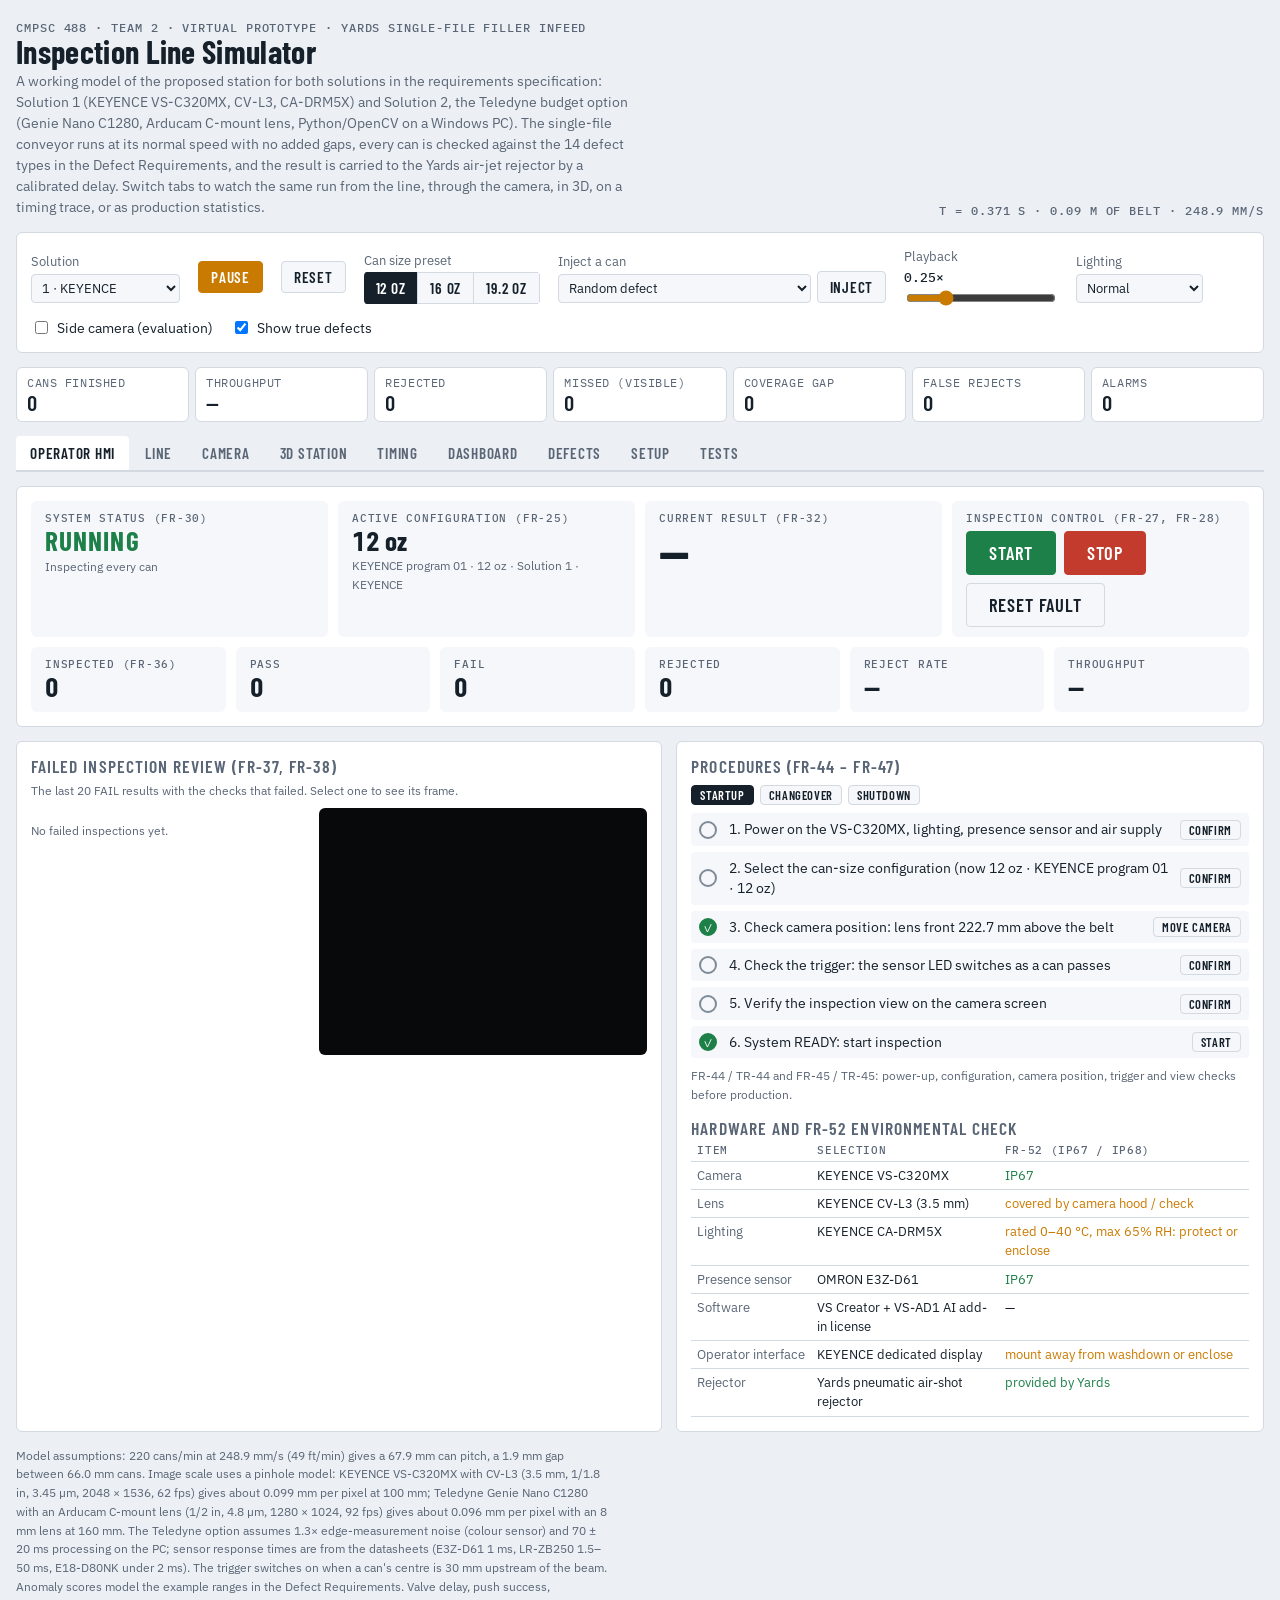
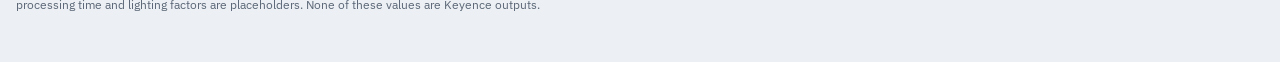
<file: simulators/Inspect_Simulator.html>
<!doctype html><html><head><meta charset=utf8><meta name=viewport content="width=device-width,initial-scale=1,viewport-fit=cover"><style>:root{color-scheme:light;box-sizing:border-box;padding-top:env(safe-area-inset-top,0px);padding-bottom:env(safe-area-inset-bottom,0px)}html{scroll-padding-top:env(safe-area-inset-top,0px)}body{margin:0;padding:0;font:14px -apple-system,BlinkMacSystemFont,sans-serif;background:#faf9f5;color:#141413}img{max-width:100%}[hidden]:not([hidden=until-found i]){display:none!important}</style></head><body>
<title>Inspection Line Simulator</title>
<link rel="preconnect" href="https://fonts.googleapis.com">
<link rel="stylesheet" href="https://fonts.googleapis.com/css2?family=Barlow+Condensed:wght@500;600;700&family=IBM+Plex+Sans:wght@400;500;600&family=IBM+Plex+Mono:wght@400;500&display=swap">
<style>
/* Layout: HMI console — control strip + status strip, tab bar, one view per tab (line, camera, 3D, timing, dashboard, defects, setup, tests). */
:root{
  --bg:#eceff3; --panel:#ffffff; --panel-2:#f5f7fa; --ink:#15202b; --muted:#5a6676; --line:#d2d9e1;
  --accent:#c97a00; --accent-ink:#ffffff; --pass:#1d8048; --fail:#c23b2d; --info:#2a62b4; --steel:#aab4bf; --steel-2:#7f8b98;
  --belt:#3d4753; --glow:rgba(255,196,64,.55); --crit:#a3243b; --major:#c45f12; --minor:#5b6fa8; --scene:#e4e8ee;
  --f-display:"Barlow Condensed","Arial Narrow",sans-serif; --f-body:"IBM Plex Sans",system-ui,sans-serif; --f-mono:"IBM Plex Mono",ui-monospace,monospace;
}
@media (prefers-color-scheme:dark){:root:not([data-theme="light"]){
  --bg:#0e1318; --panel:#161d25; --panel-2:#1c2530; --ink:#e2e8ee; --muted:#93a0ae; --line:#2b3542;
  --accent:#f0a630; --accent-ink:#1a1206; --pass:#43c27a; --fail:#f0685a; --info:#6b9cf0; --steel:#8793a1; --steel-2:#5d6976;
  --belt:#56616e; --glow:rgba(255,196,64,.45); --crit:#f0607a; --major:#f09048; --minor:#93a6e0; --scene:#141b23; color-scheme:dark}}
:root[data-theme="dark"]{
  --bg:#0e1318; --panel:#161d25; --panel-2:#1c2530; --ink:#e2e8ee; --muted:#93a0ae; --line:#2b3542;
  --accent:#f0a630; --accent-ink:#1a1206; --pass:#43c27a; --fail:#f0685a; --info:#6b9cf0; --steel:#8793a1; --steel-2:#5d6976;
  --belt:#56616e; --glow:rgba(255,196,64,.45); --crit:#f0607a; --major:#f09048; --minor:#93a6e0; --scene:#141b23; color-scheme:dark}
*{box-sizing:border-box}
[hidden]{display:none!important}
body{background:var(--bg);color:var(--ink);font:14px/1.5 var(--f-body);margin:0}
.wrap{max-width:1320px;margin:0 auto;padding-inline:16px;padding-block:20px 48px;display:grid;gap:14px}
header{display:flex;flex-wrap:wrap;align-items:flex-end;justify-content:space-between;gap:8px 24px}
h1{font:700 2rem/1 var(--f-display);letter-spacing:.01em;margin:0;text-wrap:balance}
.sub{color:var(--muted);margin:4px 0 0;max-width:78ch}
.tag{font:500 .72rem var(--f-mono);color:var(--muted);text-transform:uppercase;letter-spacing:.08em}
h2{font:600 1.1rem/1.2 var(--f-display);text-transform:uppercase;letter-spacing:.06em;margin:0;color:var(--muted)}
.panel{background:var(--panel);border:1px solid var(--line);border-radius:6px;padding:14px;min-width:0}
.bar{display:flex;flex-wrap:wrap;gap:10px 18px;align-items:center}
.grp{display:flex;gap:6px;align-items:flex-end;flex-wrap:wrap}
button,.seg label{font:600 .95rem var(--f-display);letter-spacing:.05em;text-transform:uppercase;border:1px solid var(--line);background:var(--panel-2);color:var(--ink);border-radius:4px;padding:6px 12px;cursor:pointer}
button.sm{font-size:.78rem;padding:2px 8px}
button:hover{border-color:var(--steel-2)}
button.primary{background:var(--accent);border-color:var(--accent);color:var(--accent-ink)}
button[aria-pressed="true"]{background:var(--ink);color:var(--panel);border-color:var(--ink)}
button:focus-visible,input:focus-visible,select:focus-visible,.seg input:focus-visible+label,[role=tab]:focus-visible{outline:2px solid var(--info);outline-offset:2px}
.seg{display:inline-flex;border-radius:4px;overflow:hidden}
.seg input{position:absolute;opacity:0;pointer-events:none}
.seg label{border-radius:0;margin-left:-1px}
.seg input:checked+label{background:var(--ink);color:var(--panel);border-color:var(--ink)}
.field{display:grid;gap:2px;font-size:.82rem;color:var(--muted)}
.field b{color:var(--ink);font:500 .82rem var(--f-mono)}
input[type=range]{width:150px;accent-color:var(--accent)}
select:disabled,input:disabled{opacity:.45;cursor:not-allowed}
select{font:inherit;background:var(--panel-2);color:var(--ink);border:1px solid var(--line);border-radius:4px;padding:4px 6px;max-width:100%}
.status{display:grid;grid-template-columns:repeat(auto-fit,minmax(118px,1fr));gap:6px}
.status div{background:var(--panel);border:1px solid var(--line);border-radius:6px;padding:6px 10px;font-size:.72rem;color:var(--muted);text-transform:uppercase;letter-spacing:.05em;font-family:var(--f-mono)}
.status b{display:block;font:600 1.35rem/1.1 var(--f-display);color:var(--ink);letter-spacing:0;font-variant-numeric:tabular-nums}
.status .hot b{color:var(--fail)} .status .gapc b{color:var(--accent)}
.tabs{display:flex;gap:2px;border-bottom:2px solid var(--line);overflow-x:auto;scrollbar-width:thin}
.tabs [role=tab]{border:0;border-radius:4px 4px 0 0;background:none;color:var(--muted);padding:8px 14px;margin-bottom:-2px;border-bottom:2px solid transparent;white-space:nowrap}
.tabs [role=tab][aria-selected="true"]{color:var(--ink);border-bottom-color:var(--accent);background:var(--panel)}
.view{display:grid;gap:14px}
.canvas-box{position:relative;background:var(--panel);border:1px solid var(--line);border-radius:6px;overflow:hidden}
canvas{display:block;width:100%;height:auto}
.legend{position:absolute;left:12px;top:10px;display:flex;flex-wrap:wrap;gap:4px 14px;font:500 .74rem var(--f-mono);color:var(--muted);pointer-events:none}
.legend i{display:inline-block;width:9px;height:9px;border-radius:2px;margin-right:5px;vertical-align:-1px}
.grid3{display:grid;grid-template-columns:repeat(3,minmax(0,1fr));gap:14px}
.grid2{display:grid;grid-template-columns:repeat(2,minmax(0,1fr));gap:14px}
@media (max-width:1000px){.grid3,.grid2{grid-template-columns:1fr}}
.cm{display:grid;grid-template-columns:auto 1fr 1fr;gap:4px;font-size:.82rem;margin-top:10px}
.cm div{padding:8px;border-radius:4px;background:var(--panel-2);text-align:center}
.cm .h{background:none;color:var(--muted);font:500 .7rem var(--f-mono);text-transform:uppercase;letter-spacing:.06em;display:flex;align-items:center;justify-content:center}
.cm .n{font:600 1.5rem/1 var(--f-display);font-variant-numeric:tabular-nums}
.cm .good{box-shadow:inset 0 -3px 0 var(--pass)} .cm .bad{box-shadow:inset 0 -3px 0 var(--fail)}
.cm small{display:block;color:var(--muted);font-size:.7rem;margin-top:2px}
table{border-collapse:collapse;width:100%;font-size:.8rem;font-variant-numeric:tabular-nums}
th{font:500 .68rem var(--f-mono);text-transform:uppercase;letter-spacing:.06em;color:var(--muted);text-align:left;padding:4px 6px;border-bottom:1px solid var(--line);white-space:nowrap}
td{padding:4px 6px;border-bottom:1px solid var(--line);vertical-align:top}
td.num{font-family:var(--f-mono);text-align:right;white-space:nowrap}
tr.area td{background:var(--panel-2);font:600 .7rem var(--f-mono);text-transform:uppercase;letter-spacing:.06em;color:var(--muted)}
tr.oos td{color:var(--muted)}
.pill{display:inline-block;font:600 .72rem var(--f-mono);padding:1px 7px;border-radius:99px;color:var(--panel);background:var(--steel-2);white-space:nowrap}
.pill.pass{background:var(--pass)} .pill.fail{background:var(--fail)} .pill.info{background:var(--info)} .pill.warn{background:var(--accent);color:var(--accent-ink)}
.cls{display:inline-block;font:600 .68rem var(--f-mono);padding:0 6px;border-radius:3px;border:1px solid currentColor;white-space:nowrap}
.cls.Critical{color:var(--crit)} .cls.Major{color:var(--major)} .cls.Minor{color:var(--minor)} .cls.MinorMajor{color:var(--minor)}
.kv{display:grid;grid-template-columns:1fr auto;gap:2px 10px;font-size:.82rem;margin-top:10px}
.kv span:nth-child(even){font-family:var(--f-mono);text-align:right}
.kv .alert{color:var(--fail);font-weight:600} .kv .gapc{color:var(--accent);font-weight:600}
.ok{color:var(--pass);font-weight:600} .ng{color:var(--fail);font-weight:600} .fl{color:var(--minor);font-weight:600} .gp{color:var(--accent);font-weight:600}
.log{font:400 .74rem/1.45 var(--f-mono);height:200px;overflow:auto;background:var(--panel-2);border-radius:4px;padding:6px 8px;margin-top:10px;color:var(--muted)}
.log .f{color:var(--fail)} .log .p{color:var(--pass)} .log .w{color:var(--accent)}
.scroll{overflow-x:auto}
.settings{display:grid;grid-template-columns:repeat(auto-fill,minmax(230px,1fr));gap:18px 24px}
.settings fieldset{border:0;padding:0;margin:0;display:grid;gap:10px;align-content:start}
.settings legend{font:600 .95rem var(--f-display);text-transform:uppercase;letter-spacing:.06em;color:var(--ink);margin-bottom:4px}
.check{display:flex;gap:6px;align-items:center;font-size:.85rem}
.note{font-size:.78rem;color:var(--muted);max-width:85ch;margin:0}
.tests td:first-child{font-family:var(--f-mono);white-space:nowrap}
.tests td.exp{color:var(--muted)}
.hint{font-size:.78rem;color:var(--muted)}
.rate{display:flex;align-items:center;gap:6px;min-width:110px}
.rate .track{flex:1;height:7px;background:var(--panel-2);border-radius:4px;overflow:hidden;display:flex}
.rate .r{background:var(--pass)} .rate .m{background:var(--fail)} .rate .g{background:var(--accent)} .rate .q{background:var(--minor)}
.rate span{font:500 .72rem var(--f-mono);min-width:3.2em;text-align:right}
.catalog td.sec{font-family:var(--f-mono);color:var(--muted)}
.keys{display:flex;flex-wrap:wrap;gap:4px 14px;font:500 .72rem var(--f-mono);color:var(--muted);margin:6px 0 2px}
.keys i{display:inline-block;width:10px;height:7px;border-radius:2px;margin-right:4px;vertical-align:0}
.classsum{display:grid;grid-template-columns:repeat(3,minmax(0,1fr));gap:4px;margin-top:8px}
.classsum div{background:var(--panel-2);border-radius:4px;padding:6px 8px;font-size:.75rem;color:var(--muted)}
.classsum b{display:block;font:600 1.15rem/1.1 var(--f-display);color:var(--ink);font-variant-numeric:tabular-nums}
.camgrid{display:grid;grid-template-columns:repeat(2,minmax(0,1fr));gap:14px}
@media (max-width:860px){.camgrid{grid-template-columns:1fr}}
.feed{background:#07090b;border-radius:6px;overflow:hidden;position:relative}
.feed canvas{height:auto}
.feedhead{display:flex;justify-content:space-between;gap:8px;flex-wrap:wrap;align-items:center;margin-bottom:6px}
.feedhead h2{color:var(--ink)}
.gl-wrap{position:relative;background:var(--scene);border:1px solid var(--line);border-radius:6px;overflow:hidden;touch-action:none;cursor:grab}
.gl-wrap canvas{width:100%;height:100%;display:block}
.lbl3{position:absolute;transform:translate(-50%,-100%);font:600 .72rem var(--f-mono);color:var(--ink);background:var(--panel);border:1px solid var(--line);border-radius:3px;padding:0 5px;pointer-events:none;white-space:nowrap}
.glmsg{position:absolute;inset:0;display:grid;place-items:center;color:var(--muted)}
.svgchart{width:100%;height:auto;display:block}
.alarm{display:flex;gap:8px;font-size:.8rem;padding:4px 0;border-bottom:1px solid var(--line)}
.alarm time{font-family:var(--f-mono);color:var(--muted);white-space:nowrap}
.budget{display:grid;gap:6px;margin-top:8px}
.budget .row{display:grid;grid-template-columns:150px minmax(0,1fr) 70px;gap:8px;align-items:center;font-size:.8rem}
.budget .bar2{height:14px;background:var(--panel-2);border-radius:3px;position:relative;overflow:hidden}
.budget .bar2 i{position:absolute;top:0;bottom:0;border-radius:3px}
.budget .row span:last-child{font-family:var(--f-mono);text-align:right}
@media (max-width:520px){.budget .row{grid-template-columns:1fr 60px}.budget .row .bar2{grid-column:1/-1}}
.hmi{display:grid;grid-template-columns:minmax(0,1.1fr) minmax(0,1fr);gap:14px}
@media (max-width:1000px){.hmi{grid-template-columns:1fr}}
.hmi-top{display:flex;flex-wrap:wrap;gap:10px;align-items:stretch}
.hmi-tile{background:var(--panel-2);border-radius:6px;padding:10px 14px;min-width:150px;flex:1}
.hmi-tile small{display:block;font:500 .68rem var(--f-mono);text-transform:uppercase;letter-spacing:.07em;color:var(--muted)}
.hmi-tile b{display:block;font:700 1.7rem/1.15 var(--f-display);font-variant-numeric:tabular-nums}
.state{font:700 1.7rem/1.15 var(--f-display);letter-spacing:.04em}
.state.RUNNING{color:var(--pass)} .state.READY{color:var(--info)} .state.STOPPED{color:var(--muted)} .state.FAULT,.state.NOT{color:var(--fail)}
.bigres{font:700 3.2rem/1 var(--f-display);letter-spacing:.04em}
.bigres.PASS{color:var(--pass)} .bigres.FAIL{color:var(--fail)}
.hmi-btns{display:flex;gap:8px;flex-wrap:wrap}
.hmi-btns button{font-size:1.15rem;padding:10px 22px}
button.go{background:var(--pass);border-color:var(--pass);color:var(--panel)} button.stop{background:var(--fail);border-color:var(--fail);color:var(--panel)}
.steps{list-style:none;margin:8px 0 0;padding:0;display:grid;gap:6px}
.steps li{display:grid;grid-template-columns:22px minmax(0,1fr) auto;gap:8px;align-items:center;font-size:.85rem;padding:6px 8px;background:var(--panel-2);border-radius:4px}
.steps li .ck{width:18px;height:18px;border-radius:50%;border:2px solid var(--steel-2);display:grid;place-items:center;font-size:.7rem;color:var(--panel)}
.steps li.done .ck{background:var(--pass);border-color:var(--pass)}
.faillist{display:grid;gap:6px;max-height:330px;overflow:auto}
.faillist button{display:grid;grid-template-columns:auto minmax(0,1fr) auto;gap:10px;text-align:left;font:400 .8rem var(--f-body);text-transform:none;letter-spacing:0;padding:6px 8px;align-items:center}
.faillist button[aria-pressed="true"]{background:var(--panel-2);color:var(--ink);border-color:var(--accent)}
.hwtable td:first-child{white-space:nowrap;color:var(--muted)}
.okc{color:var(--pass)} .warnc{color:var(--accent)}
@media (prefers-reduced-motion:reduce){*{transition:none!important}}
</style>

<div class="wrap">
  <header>
    <div>
      <div class="tag">CMPSC 488 · Team 2 · Virtual prototype · Yards single-file filler infeed</div>
      <h1>Inspection Line Simulator</h1>
      <p class="sub">A working model of the proposed station for both solutions in the requirements specification: Solution 1 (KEYENCE VS-C320MX, CV-L3, CA-DRM5X) and Solution 2, the Teledyne budget option (Genie Nano C1280, Arducam C-mount lens, Python/OpenCV on a Windows PC). The single-file conveyor runs at its normal speed with no added gaps, every can is checked against the 14 defect types in the Defect Requirements, and the result is carried to the Yards air-jet rejector by a calibrated delay. Switch tabs to watch the same run from the line, through the camera, in 3D, on a timing trace, or as production statistics.</p>
    </div>
    <div class="tag" id="clock">t = 0.000 s</div>
  </header>

  <div class="panel bar" role="toolbar" aria-label="Line controls">
    <label class="field" for="sol">Solution<select id="sol"><option value="keyence">1 · KEYENCE</option><option value="teledyne">2 · Teledyne budget</option></select></label>
    <button class="primary" id="run">Pause</button>
    <button id="reset">Reset</button>
    <span class="field">Can size preset
      <span class="seg" id="preset">
        <input type="radio" name="preset" id="p12" value="12" checked><label for="p12">12 oz</label>
        <input type="radio" name="preset" id="p16" value="16"><label for="p16">16 oz</label>
        <input type="radio" name="preset" id="p19" value="19.2"><label for="p19">19.2 oz</label>
      </span>
    </span>
    <span class="grp">
      <label class="field" for="injType">Inject a can<select id="injType"></select></label>
      <button id="inj">Inject</button>
    </span>
    <label class="field" for="simspeed">Playback <b id="simspeedV">0.25×</b><input type="range" id="simspeed" min="0.02" max="1" step="0.01" value="0.25"></label>
    <label class="field" for="light">Lighting<select id="light"><option value="normal">Normal</option><option value="multi">Multi-Spectrum</option><option value="lumi">LumiTrax</option></select></label>
    <label class="check" for="sidecam"><input type="checkbox" id="sidecam"> Side camera (evaluation)</label>
    <label class="check" for="truth"><input type="checkbox" id="truth" checked> Show true defects</label>
  </div>

  <div class="status" id="status" aria-live="off"></div>

  <div class="tabs" role="tablist" aria-label="Views">
    <button role="tab" id="t-hmi" aria-controls="v-hmi" data-v="hmi">Operator HMI</button>
    <button role="tab" id="t-line" aria-controls="v-line" data-v="line">Line</button>
    <button role="tab" id="t-camera" aria-controls="v-camera" data-v="camera">Camera</button>
    <button role="tab" id="t-3d" aria-controls="v-3d" data-v="3d">3D station</button>
    <button role="tab" id="t-timing" aria-controls="v-timing" data-v="timing">Timing</button>
    <button role="tab" id="t-dash" aria-controls="v-dash" data-v="dash">Dashboard</button>
    <button role="tab" id="t-defects" aria-controls="v-defects" data-v="defects">Defects</button>
    <button role="tab" id="t-setup" aria-controls="v-setup" data-v="setup">Setup</button>
    <button role="tab" id="t-tests" aria-controls="v-tests" data-v="tests">Tests</button>
  </div>

  <!-- ================= HMI ================= -->
  <section class="view" id="v-hmi" role="tabpanel" aria-labelledby="t-hmi" hidden>
    <div class="panel">
      <div class="hmi-top">
        <div class="hmi-tile"><small>System status (FR-30)</small><span class="state" id="hState">READY</span><div class="hint" id="hStateWhy"></div></div>
        <div class="hmi-tile"><small>Active configuration (FR-25)</small><b id="hConf">12 oz</b><div class="hint" id="hProg"></div></div>
        <div class="hmi-tile"><small>Current result (FR-32)</small><span class="bigres" id="hRes">—</span><div class="hint" id="hResWhy"></div></div>
        <div class="hmi-tile"><small>Inspection control (FR-27, FR-28)</small><div class="hmi-btns" style="margin-top:6px"><button class="go" id="hStart">Start</button><button class="stop" id="hStop">Stop</button><button id="hAck">Reset fault</button></div></div>
      </div>
      <div class="hmi-top" style="margin-top:10px" id="hCounts"></div>
    </div>
    <div class="hmi">
      <div class="panel">
        <h2>Failed inspection review (FR-37, FR-38)</h2>
        <p class="note" style="margin-top:4px">The last 20 FAIL results with the checks that failed. Select one to see its frame.</p>
        <div class="camgrid" style="margin-top:8px;grid-template-columns:minmax(0,1fr) minmax(0,1.2fr)">
          <div class="faillist" id="hFails"><p class="hint">No failed inspections yet.</p></div>
          <div><div class="feed"><canvas id="hFrame" width="640" height="480" aria-label="Frame of the selected failed inspection"></canvas></div><div class="hint" id="hFrameInfo" style="margin-top:6px"></div></div>
        </div>
      </div>
      <div class="panel">
        <h2>Procedures (FR-44 – FR-47)</h2>
        <div class="bar" style="margin-top:8px">
          <span class="grp" role="group" aria-label="Procedure">
            <button class="sm pbtn" data-p="startup" aria-pressed="true">Startup</button>
            <button class="sm pbtn" data-p="change" aria-pressed="false">Changeover</button>
            <button class="sm pbtn" data-p="shutdown" aria-pressed="false">Shutdown</button>
          </span>
          <label class="field" for="hTarget" id="hTargetWrap" hidden>Change to<select id="hTarget"><option value="12">12 oz</option><option value="16">16 oz</option><option value="19.2">19.2 oz</option></select></label>
        </div>
        <ol class="steps" id="hSteps"></ol>
        <p class="note" style="margin-top:8px" id="hProcNote"></p>
        <h2 style="margin-top:14px">Hardware and FR-52 environmental check</h2>
        <div class="scroll"><table class="hwtable" id="hHw"></table></div>
      </div>
    </div>
  </section>

  <!-- ================= LINE ================= -->
  <section class="view" id="v-line" role="tabpanel" aria-labelledby="t-line">
    <div class="canvas-box">
      <canvas id="cv" width="1600" height="900" aria-label="Side view of the conveyor, trigger sensor, camera and air jet"></canvas>
      <div class="legend"><span><i style="background:var(--pass)"></i>PASS</span><span><i style="background:var(--fail)"></i>FAIL</span><span><i style="background:var(--crit)"></i>critical defect</span><span><i style="background:var(--major)"></i>major</span><span><i style="background:var(--minor)"></i>minor</span><span><i style="background:var(--info)"></i>sensor beams</span></div>
    </div>
    <div class="grid3">
      <section class="panel">
        <h2>Results vs. ground truth</h2>
        <div class="cm">
          <div class="h"></div><div class="h">System passed</div><div class="h">System rejected</div>
          <div class="h">Good can</div>
          <div class="good"><span class="n" id="mTN">0</span><small>correct pass</small></div>
          <div class="bad"><span class="n" id="mFP">0</span><small>false reject</small></div>
          <div class="h">Defective</div>
          <div class="bad"><span class="n" id="mFN">0</span><small id="mFNs">missed defect</small></div>
          <div class="good"><span class="n" id="mTP">0</span><small>correct reject</small></div>
        </div>
        <div class="classsum" id="classsum"></div>
        <div class="kv" id="kv"></div>
      </section>
      <section class="panel">
        <h2>Tracking queue</h2>
        <div class="scroll"><table id="queue"></table></div>
        <h2 style="margin-top:14px">Alarms</h2>
        <div id="alarms" class="hint" style="margin-top:6px">No alarms.</div>
      </section>
      <section class="panel">
        <h2>Event log</h2>
        <div class="log" id="log" style="height:430px"></div>
      </section>
    </div>
  </section>

  <!-- ================= CAMERA ================= -->
  <section class="view" id="v-camera" role="tabpanel" aria-labelledby="t-camera" hidden>
    <div class="camgrid">
      <div class="panel">
        <div class="feedhead"><h2 id="liveHead">Live · VS-C320MX</h2><span class="tag" id="liveInfo"></span></div>
        <div class="feed"><canvas id="camLive" width="1024" height="768" aria-label="Live monochrome view from the top-down camera"></canvas></div>
      </div>
      <div class="panel">
        <div class="feedhead"><h2>Inspected frame</h2>
          <span class="grp"><button class="sm" id="ovTools" aria-pressed="true">Tools</button><button class="sm" id="ovHeat" aria-pressed="false">Anomaly map</button><button class="sm" id="ovHold" aria-pressed="false">Hold FAIL</button></span></div>
        <div class="feed"><canvas id="camShot" width="1024" height="768" aria-label="Last inspected frame with measurement overlays"></canvas></div>
      </div>
    </div>
    <div class="grid2">
      <div class="panel">
        <div class="feedhead"><h2>Capture result</h2></div>
        <div id="capInfo" class="hint">Waiting for the first trigger.</div>
        <div id="sideWrap" hidden style="margin-top:10px">
          <div class="feedhead"><h2>Side camera (evaluation)</h2><span class="tag">outside of body only</span></div>
          <div class="feed"><canvas id="camSide" width="1024" height="420" style="aspect-ratio:1024/420" aria-label="Side camera view"></canvas></div>
        </div>
        <p class="note" style="margin-top:10px">The image is drawn with a pinhole model of the 3.5 mm lens on the 1/1.8 in sensor, so cans away from the centre show their sides (parallax) and the can top looks larger than its base. Defects are drawn exaggerated. Motion blur follows the exposure setting; out-of-focus blur appears when the preset does not match the cans.</p>
      </div>
      <div class="panel">
        <div class="feedhead"><h2>Measurements</h2></div>
        <div class="scroll"><table id="meas"></table></div>
      </div>
    </div>
  </section>

  <!-- ================= 3D ================= -->
  <section class="view" id="v-3d" role="tabpanel" aria-labelledby="t-3d" hidden>
    <div class="panel bar">
      <span class="grp" role="group" aria-label="Viewpoint">
        <button class="sm vbtn" data-view="iso" aria-pressed="true">Isometric</button>
        <button class="sm vbtn" data-view="front" aria-pressed="false">Operator side</button>
        <button class="sm vbtn" data-view="top" aria-pressed="false">Top</button>
        <button class="sm vbtn" data-view="along" aria-pressed="false">Down the line</button>
        <button class="sm vbtn" data-view="pov" aria-pressed="false">Camera POV</button>
        <button class="sm vbtn" data-view="follow" aria-pressed="false">Follow a can</button>
      </span>
      <label class="check" for="g3labels"><input type="checkbox" id="g3labels" checked> Labels</label>
      <label class="check" for="g3fov"><input type="checkbox" id="g3fov" checked> Field of view</label>
      <span class="hint">Drag to orbit · wheel to zoom</span>
    </div>
    <div class="gl-wrap" id="glwrap" style="aspect-ratio:16/9">
      <canvas id="gl" aria-label="3D view of the inspection station"></canvas>
      <div id="gl3labels"></div>
      <div class="glmsg" id="glmsg" hidden>3D view needs WebGL, which this browser has turned off.</div>
    </div>
    <p class="note">Same layout as the 1:3 printed model at full size: trigger sensor and air jet on the operator side, camera post and reject tray behind the belt, verify sensor after the jet. Rejected cans are pushed across the belt into the tray.</p>
  </section>

  <!-- ================= TIMING ================= -->
  <section class="view" id="v-timing" role="tabpanel" aria-labelledby="t-timing" hidden>
    <div class="panel">
      <div class="bar" style="justify-content:space-between">
        <h2>Signal trace</h2>
        <label class="field" for="span">Window<select id="span"><option value="800">0.8 s</option><option value="1600" selected>1.6 s</option><option value="3200">3.2 s</option></select></label>
      </div>
      <div class="canvas-box" style="margin-top:8px"><canvas id="trace" width="1600" height="620" aria-label="Timing diagram of sensor, trigger, exposure, processing, result and air-jet signals"></canvas></div>
      <p class="note" style="margin-top:8px">Each row is one signal on the station's I/O, newest on the right. Numbers are can IDs. Pause the line to freeze the trace.</p>
    </div>
    <div class="grid2">
      <div class="panel"><h2>Timing budget per can</h2><div class="budget" id="budget"></div><p class="note" style="margin-top:8px" id="budgetNote"></p></div>
      <div class="panel"><h2>Recent cans</h2><div class="scroll"><table id="ttable"></table></div></div>
    </div>
  </section>

  <!-- ================= DASHBOARD ================= -->
  <section class="view" id="v-dash" role="tabpanel" aria-labelledby="t-dash" hidden>
    <div class="grid2">
      <div class="panel"><h2>Throughput and reject rate</h2><div id="chartRate"></div></div>
      <div class="panel"><h2>Outcome by defect type</h2><div id="chartPareto"></div></div>
    </div>
    <div class="grid3">
      <div class="panel"><h2>Detection by class</h2><div id="chartClass"></div></div>
      <div class="panel"><h2>Why good cans were rejected</h2><div id="chartFP"></div></div>
      <div class="panel"><h2>Why defects got through</h2><div id="chartFN"></div></div>
    </div>
  </section>

  <!-- ================= DEFECTS ================= -->
  <section class="view" id="v-defects" role="tabpanel" aria-labelledby="t-defects" hidden>
    <div class="panel">
      <div class="bar" style="justify-content:space-between">
        <h2>Defect catalog and detection by type</h2>
        <span class="grp"><button class="sm" id="mixAll">Include all</button><button class="sm" id="mixTop">Top-visible only</button><button class="sm" id="mixNone">None</button></span>
      </div>
      <p class="note" style="margin-top:6px">Limits from the Defect Requirements document. “Seen by” is where the defect can be measured. Untick a type to remove it from the random mix; Inject sends one can with that defect.</p>
      <div class="keys"><span><i style="background:var(--pass)"></i>rejected</span><span><i style="background:var(--fail)"></i>missed (camera could see it)</span><span><i style="background:var(--accent)"></i>missed (outside camera view)</span><span><i style="background:var(--minor)"></i>passed and flagged (minor policy)</span></div>
      <div class="scroll"><table class="catalog" id="catalog"></table></div>
    </div>
  </section>

  <!-- ================= SETUP ================= -->
  <section class="view" id="v-setup" role="tabpanel" aria-labelledby="t-setup" hidden>
    <div class="panel settings">
      <fieldset><legend>Solution and trigger</legend>
        <label class="field" for="sensor">Presence sensor<select id="sensor"></select></label>
        <label class="field" for="focal">Teledyne lens focal length (Arducam C-mount)<select id="focal"><option value="6">6 mm</option><option value="8" selected>8 mm</option><option value="12">12 mm</option><option value="16">16 mm</option></select></label>
        <label class="field" for="wdT">Teledyne working distance <b id="wdTV"></b><input type="range" id="wdT" min="80" max="300" step="5" value="160"></label>
        <p class="note" id="solNote"></p>
      </fieldset>
      <fieldset><legend>Line</legend>
        <label class="field" for="cpm">Line rate <b id="cpmV"></b><input type="range" id="cpm" min="60" max="226" step="1" value="220"></label>
        <label class="field" for="spacing">Can spacing<select id="spacing"><option value="steady">Steady, back to back</option><option value="random">Random gaps</option><option value="surge">Surges (dense groups, then gaps)</option></select></label>
        <label class="field" for="speedMode">Belt speed<select id="speedMode"><option value="offset">Constant offset</option><option value="osc">Oscillating (4 s period)</option></select></label>
        <label class="field" for="dev">Speed offset / amplitude <b id="devV"></b><input type="range" id="dev" min="-15" max="15" step="1" value="0"></label>
        <label class="field" for="lateral">Lateral wander (σ) <b id="lateralV"></b><input type="range" id="lateral" min="0" max="4" step="0.5" value="1.5"></label>
        <p class="note" id="lineNote"></p>
      </fieldset>
      <fieldset><legend>Defects</legend>
        <label class="field" for="defect">Defective cans <b id="defectV"></b><input type="range" id="defect" min="0" max="60" step="1" value="15"></label>
        <label class="field" for="sev">Severity<select id="sev"><option value="marginal">Marginal (just past the limit)</option><option value="mixed" selected>Mixed</option><option value="gross">Gross</option></select></label>
        <label class="field" for="multi">Defective cans with two defects <b id="multiV"></b><input type="range" id="multi" min="0" max="50" step="5" value="10"></label>
        <label class="field" for="minor">Minor defects (stains, light scratches)<select id="minor"><option value="reject">Reject</option><option value="flag">Flag only, let pass</option></select></label>
      </fieldset>
      <fieldset><legend>Camera and decision</legend>
        <label class="field" for="camMode">Camera height<select id="camMode"><option value="preset">Moved per preset (WD 100 mm)</option><option value="fixed">Fixed at 19.2 oz position</option></select></label>
        <label class="field" for="exposure">Exposure <b id="exposureV"></b><input type="range" id="exposure" min="0.02" max="1.5" step="0.01" value="0.1"></label>
        <label class="field" for="noise">Measurement noise (σ at 0.099 mm/px) <b id="noiseV"></b><input type="range" id="noise" min="0.01" max="0.12" step="0.005" value="0.03"></label>
        <label class="field" for="guard">Guard band inside each limit <b id="guardV"></b><input type="range" id="guard" min="0" max="5" step="0.5" value="3"></label>
        <label class="field" for="anom">Anomaly-score threshold <b id="anomV"></b><input type="range" id="anom" min="150" max="300" step="25" value="200"></label>
        <label class="field" for="latMean">Processing time (mean) <b id="latV"></b><input type="range" id="latMean" min="10" max="1000" step="10" value="40"></label>
        <label class="field" for="latJit">Processing jitter <b id="latJitV"></b><input type="range" id="latJit" min="0" max="60" step="2" value="10"></label>
        <p class="note" id="camNote"></p>
      </fieldset>
      <fieldset><legend>Positions and reject</legend>
        <label class="field" for="dT">Trigger sensor upstream of camera <b id="dTV"></b><input type="range" id="dT" min="20" max="300" step="5" value="45"></label>
        <label class="field" for="dR">Air jet downstream of camera <b id="dRV"></b><input type="range" id="dR" min="120" max="600" step="10" value="240"></label>
        <label class="field" for="valve">Valve response delay <b id="valveV"></b><input type="range" id="valve" min="0" max="40" step="1" value="10"></label>
        <label class="field" for="pushRel">Air-jet push success <b id="pushRelV"></b><input type="range" id="pushRel" min="80" max="100" step="1" value="100"></label>
        <label class="check" for="verify"><input type="checkbox" id="verify" checked> Reject verify sensor after the jet</label>
        <label class="field" for="consec">Alarm after consecutive rejects <b id="consecV"></b><input type="range" id="consec" min="3" max="10" step="1" value="5"></label>
        <p class="note" id="posNote"></p>
      </fieldset>
      <fieldset><legend>Tracking and faults</legend>
        <label class="field" for="track">Reject tracking<select id="track"><option value="time">Calibrated delay (TR-14, constant speed)</option><option value="encoder">Encoder position (fallback if speed varies)</option></select></label>
        <label class="check" for="lockout"><input type="checkbox" id="lockout" checked> Trigger lockout (½ can pitch)</label>
        <label class="field" for="miss">Missed-trigger rate <b id="missV"></b><input type="range" id="miss" min="0" max="20" step="1" value="0"></label>
        <label class="field" for="dbl">Double-trigger rate <b id="dblV"></b><input type="range" id="dbl" min="0" max="20" step="1" value="0"></label>
        <label class="field" for="actual">Cans actually running<select id="actual"><option value="match">Same as preset</option><option value="12">12 oz</option><option value="16">16 oz</option><option value="19.2">19.2 oz</option></select></label>
      </fieldset>
    </div>
    <p class="note">The conveyor runs at its normal production speed with no added gaps, as stated in the requirements; the speed offset slider is only for testing what happens if the speed is not constant. Lighting effects are illustrative: LumiTrax lowers noise on shape defects (dents, bends, cracks, indentations), Multi-Spectrum lowers noise on contrast defects (stains, debris, scratches), and Normal lighting has the most glare. Replace these factors with the lighting comparison from Part 2 §2.4 once it is measured.</p>
  </section>

  <!-- ================= TESTS ================= -->
  <section class="view" id="v-tests" role="tabpanel" aria-labelledby="t-tests" hidden>
    <div class="panel">
      <div class="bar" style="justify-content:space-between">
        <h2>Virtual test bench</h2>
        <button class="primary" id="runTests">Run all virtual tests</button>
      </div>
      <p class="note" style="margin-top:6px">Each test runs the simulation headless with a fixed random seed, so results repeat exactly. Negative controls switch a safeguard off, or leave a known gap open, and pass when the expected failure appears. “Missed (visible)” counts defects a camera could see but the system passed; defects outside every camera's view are reported separately as a coverage gap.</p>
      <div class="scroll"><table class="tests" id="tests"></table></div>
    </div>
  </section>

  <p class="note">Model assumptions: 220 cans/min at 248.9 mm/s (49 ft/min) gives a 67.9 mm can pitch, a 1.9 mm gap between 66.0 mm cans. Image scale uses a pinhole model: KEYENCE VS-C320MX with CV-L3 (3.5 mm, 1/1.8 in, 3.45 µm, 2048 × 1536, 62 fps) gives about 0.099 mm per pixel at 100 mm; Teledyne Genie Nano C1280 with an Arducam C-mount lens (1/2 in, 4.8 µm, 1280 × 1024, 92 fps) gives about 0.096 mm per pixel with an 8 mm lens at 160 mm. The Teledyne option assumes 1.3× edge-measurement noise (colour sensor) and 70 ± 20 ms processing on the PC; sensor response times are from the datasheets (E3Z-D61 1 ms, LR-ZB250 1.5–50 ms, E18-D80NK under 2 ms). The trigger switches on when a can's centre is 30 mm upstream of the beam. Anomaly scores model the example ranges in the Defect Requirements. Valve delay, push success, processing time and lighting factors are placeholders. None of these values are Keyence outputs.</p>
</div>

<script>
(()=>{
// ================================================================ constants and catalog
const VNOM=248.9, CAN_D=66, R_EFF=30, ROI_TOL=10, JET_HALF=22, JET_MS=15, WD0=100, VERIFY_OFF=90;
const HEIGHT={"12":122.7,"16":157.2,"19.2":182.6};
const DEF=[
 {k:"bent",  sec:"1.1",name:"Bent flange",            cls:"Critical",area:"Rim / flange",view:"top", ch:"Flange deviation",     u:"mm",hi:0.50},
 {k:"fdent", sec:"1.2",name:"Dented flange",          cls:"Critical",area:"Rim / flange",view:"top", ch:"Flange dent depth",    u:"mm",hi:0.50},
 {k:"round", sec:"1.3",name:"Out-of-round opening",   cls:"Critical",area:"Opening",     view:"top", ch:"Opening roundness error",u:"mm",hi:0.60},
 {k:"od",    sec:"1.4",name:"Incorrect flange OD",    cls:"Critical",area:"Rim / flange",view:"top", ch:"Flange OD",            u:"mm",lo:56.60,hi:57.20},
 {k:"width", sec:"1.5",name:"Incorrect flange width", cls:"Critical",area:"Rim / flange",view:"top", ch:"Flange width",         u:"mm",lo:1.90,hi:2.30},
 {k:"crack", sec:"1.6",name:"Crack / split / tear",   cls:"Critical",area:"Rim / flange",view:"top", ch:"Crack score",          u:"",score:true},
 {k:"ndent", sec:"2.1",name:"Major neck dent",        cls:"Major",   area:"Neck",        view:"top", ch:"Neck dent depth",      u:"mm",hi:1.00},
 {k:"noff",  sec:"2.2",name:"Neck deformation (off-centre)",cls:"Major",area:"Neck",     view:"top", ch:"Neck centre offset",   u:"mm",hi:0.60},
 {k:"bdent", sec:"3.1",name:"Body dent",              cls:"Major",   area:"Body",        view:"side",ch:"Body dent depth",      u:"mm",hi:1.50},
 {k:"bround",sec:"3.2",name:"Body out-of-round",      cls:"Major",   area:"Body",        view:"silh",ch:"Body roundness error", u:"mm",hi:0.60},
 {k:"scratch",sec:"3.3",name:"Scratches / surface damage",cls:"Minor / Major",area:"Interior or body",view:"loc",pUpper:0.5,ch:"Scratch score",u:"",score:true},
 {k:"engr",  sec:"3.4",name:"Unwanted engraving / indentation",cls:"Major",area:"Upper surface or body",view:"loc",pUpper:0.3,ch:"Indentation depth",u:"mm",hi:0.50},
 {k:"stain", sec:"4.1",name:"Stains / discoloration", cls:"Minor",   area:"Interior or body",view:"loc",pUpper:0.5,ch:"Stain score",u:"",score:true},
 {k:"debris",sec:"4.2",name:"Foreign material / contamination",cls:"Critical",area:"Interior or body",view:"loc",pUpper:0.8,ch:"Contamination score",u:"",score:true},
];
const OOS=[
 ["—","Missing / unreadable date or lot code","Major","Printed on the can bottom after this station, when the can is flipped"],
 ["—","Lid / end dent, lid / end surface damage","Critical / Major","No end on the can before filling; belongs to the post-seam lid check"],
 ["5","High-low sensor misses can · X-ray fill level","—","Post-fill checks downstream of the filler"],
];
const DK=Object.fromEntries(DEF.map(d=>[d.k,d]));
const AREAS=["Rim / flange","Opening","Neck","Body","Interior or body","Upper surface or body"];
const clsKey=c=>c==="Minor / Major"?"MinorMajor":c;
const LIGHT={normal:{name:"Normal",shape:1,contrast:1,glare:0.03},multi:{name:"Multi-Spectrum",shape:1,contrast:0.6,glare:0.015},lumi:{name:"LumiTrax",shape:0.6,contrast:1.15,glare:0.005}};
const SOL={
 keyence:{key:"keyence",short:"KEYENCE",name:"Solution 1 · KEYENCE",cam:"VS-C320MX",lens:"CV-L3 3.5 mm",light:"CA-DRM5X",px:0.00345,res:[2048,1536],sen:[7.07,5.30],fps:62,mono:true,ip:"IP67",
   scoreSig:15,dimK:1,sw:"VS Creator with VS-AD1 AI add-in",ui:"KEYENCE dedicated display, custom production screen",proc:[40,10],sensors:["e3z","lrz","lrz50"],prog:p=>`KEYENCE program ${{"12":"01","16":"02","19.2":"03"}[p]} · ${p} oz`},
 teledyne:{key:"teledyne",short:"Teledyne",name:"Solution 2 · Teledyne budget",cam:"Genie Nano G3-GC10-C1280",lens:"Arducam C-mount",light:"white LED ring light",px:0.0048,res:[1280,1024],sen:[6.14,4.92],fps:92,mono:false,ip:"none listed",
   scoreSig:20,dimK:1.3,sw:"Python / OpenCV on a Windows PC",ui:"custom PC application",proc:[70,20],sensors:["e18"],prog:p=>`Saved configuration ${p} oz (Python/OpenCV)`}};
const SENS={e3z:{name:"OMRON E3Z-D61",resp:1,note:"diffuse, up to 100 mm, 12–24 V DC, NPN, IP67"},lrz:{name:"KEYENCE LR-ZB250, 1.5 ms mode",resp:1.5,note:"distance-based laser, 35–250 mm; confirm IP rating"},
 lrz50:{name:"KEYENCE LR-ZB250, 50 ms mode",resp:50,note:"slowest response setting, for comparison only"},e18:{name:"HiLetgo E18-D80NK",resp:2,note:"diffuse IR, 30–800 mm, 5 V DC, NPN, no IP rating"}};
function solOf(cfg){return SOL[cfg.sol||"keyence"]}
function focalOf(cfg){return cfg.sol==="teledyne"?cfg.focal:3.5}
function wdOf(cfg){return cfg.sol==="teledyne"?cfg.wdT:WD0}
function mmpxOf(cfg,wd){return solOf(cfg).px*wd/focalOf(cfg)}
function fovOf(cfg,wd){const S0=solOf(cfg),f=focalOf(cfg);return[S0.sen[0]*wd/f,S0.sen[1]*wd/f]}
function lightOf(cfg){return cfg.sol==="teledyne"?{name:"White ring light",shape:1,contrast:1,glare:0.03}:LIGHT[cfg.light]}
const SHAPE=new Set(["bent","fdent","ndent","bdent","engr","crack","noff"]),CONTRAST=new Set(["stain","debris","scratch"]);

function rngOf(seed){let a=seed>>>0;return()=>{a|=0;a=a+0x6D2B79F5|0;let t=Math.imul(a^a>>>15,1|a);t=t+Math.imul(t^t>>>7,61|t)^t;return((t^t>>>14)>>>0)/4294967296}}
function gauss(r){let u=0,v=0;while(!u)u=r();while(!v)v=r();return Math.sqrt(-2*Math.log(u))*Math.cos(2*Math.PI*v)}
const expo=(r,m)=>-Math.log(1-r())*m;
const clamp=(v,a,b)=>Math.max(a,Math.min(b,v));
function goodVal(k,r){
  switch(k){case"bent":case"fdent":case"engr":return Math.abs(gauss(r))*0.06;
    case"round":return Math.abs(0.12+gauss(r)*0.08);case"od":return 56.9+gauss(r)*0.06;case"width":return 2.10+gauss(r)*0.025;
    case"ndent":return Math.abs(gauss(r))*0.12;case"noff":return Math.abs(gauss(r))*0.10;case"bdent":return Math.abs(gauss(r))*0.20;
    case"bround":return Math.abs(0.10+gauss(r)*0.06);default:return 5+Math.pow(r(),2.5)*110;}
}
function defectVal(k,r,sev){
  const ex=sev==="marginal"?0.02+expo(r,0.05):sev==="gross"?0.4+expo(r,0.8):0.02+expo(r,0.35);
  const sc=sev==="marginal"?205+expo(r,25):sev==="gross"?500+r()*500:230+r()*700;
  switch(k){case"bent":case"fdent":case"engr":return 0.5+ex;case"round":case"noff":case"bround":return 0.6+ex;
    case"od":return r()<.5?57.2+ex*.6:56.6-ex*.6;case"width":return r()<.5?2.3+ex*.5:1.9-ex*.5;
    case"ndent":return 1.0+ex*1.5;case"bdent":return 1.5+ex*2;default:return sc;}
}
function lensHeight(cfg,preset){const wd=wdOf(cfg);return cfg.camMode==="fixed"?HEIGHT["19.2"]+wd:HEIGHT[preset]+wd}
function minorOnly(k,val,cfg){return k==="stain"||(k==="scratch"&&val<=2*cfg.anom)}
function lightK(k,cfg){const L=lightOf(cfg);return SHAPE.has(k)?L.shape:CONTRAST.has(k)?L.contrast:1}

// ================================================================ simulation core
function zeroStats(){return Object.fromEntries(DEF.map(d=>[d.k,{n:0,rej:0,miss:0,gap:0,flag:0}]))}
function makeSim(cfg,seed){
  return{cfg:{...cfg,mix:[...cfg.mix]},r:rngOf(seed),t:0,enc:0,v:VNOM,cans:[],recs:[],jets:[],log:[],pulses:[],forced:[],ev:[],alarms:[],pile:[],win:[],hist:[],
    failLog:[],pendTrig:[],nextCan:1,nextRec:1,sensor:false,vsensor:false,lastTrigEnc:-1e9,lastExp:-1e9,last:null,lastFail:null,ds:zeroStats(),streak:0,gapNext:null,surgeN:0,nextWin:2000,
    m:{inspected:0,passN:0,failN:0,rejN:0,maxOff:0,fovErr:0,cans:0,TP:0,TN:0,FP:0,FN:0,FNgap:0,flagAcc:0,trig:0,ignored:0,dropped:0,uninspected:0,multi:0,fires:0,wrongHit:0,escapedFail:0,offCentre:0,empty:0,focus:0,
       late:0,pushFail:0,verifyAlarm:0,alarms:0,glare:0,missCause:{},fpCause:{},fpByCh:{},latSum:0,latN:0,latMax:0}};
}
function pitch(cfg){return Math.max(CAN_D,VNOM*60/cfg.cpm)}
function canSizeOf(cfg){return cfg.actual==="match"?cfg.preset:cfg.actual}
function log(S,msg,cls){if(S.headless)return;S.log.push({t:S.t,msg,cls});if(S.log.length>220)S.log.shift()}
function ev(S,o){if(S.headless)return;o.t=o.t??S.t;S.ev.push(o)}
function alarm(S,msg){S.m.alarms++;S.fault=msg;if(S.headless)return;S.alarms.push({t:S.t,msg});if(S.alarms.length>40)S.alarms.shift();log(S,"ALARM: "+msg,"f")}
function vNow(S){const c=S.cfg;return VNOM*(1+(c.speedMode==="osc"?c.dev/100*Math.sin(2*Math.PI*S.t/4000):c.dev/100))}
function nextGap(S){const c=S.cfg,p=pitch(c),r=S.r;
  if(c.spacing==="random")return p+(r()<0.35?expo(r,70):0);
  if(c.spacing==="surge"){S.surgeN++;return S.surgeN%10===0?p+250+r()*200:Math.max(CAN_D+0.5,p*0.985)}
  return p}

function newCan(S,x){
  const r=S.r,cfg=S.cfg;
  const base={};for(const d of DEF)base[d.k]=goodVal(d.k,r);
  const v={...base},loc={},defects=[];
  const f=S.forced.shift();
  let types=[];
  if(f){if(f!=="good")types=[f.type]}
  else if(cfg.mix.length&&r()<cfg.defect/100){
    types=[cfg.mix[Math.floor(r()*cfg.mix.length)]];
    if(cfg.mix.length>1&&r()<cfg.multi/100){let t2;do{t2=cfg.mix[Math.floor(r()*cfg.mix.length)]}while(t2===types[0]);types.push(t2)}
  }
  for(const k of types){
    v[k]=f&&f.val!=null?f.val:defectVal(k,r,f&&f.sev||cfg.sev);
    if(DK[k].view==="loc")loc[k]=f&&f.loc?f.loc:(r()<DK[k].pUpper?"upper":"body");
    defects.push(k);
  }
  const c={id:S.nextCan++,x,y:clamp(gauss(r)*cfg.lateral,-4.5,4.5),size:canSizeOf(cfg),defects,v,base,loc,recs:[],removed:false,eject:0,vis:{},
    ang:r()*Math.PI*2,miss:r()<cfg.miss/100,dbl:r()<cfg.dbl/100,result:null};
  S.cans.push(c);S.m.cans++;S.gapNext=nextGap(S);
  return c;
}

function trigger(S,c,isEcho,comp=0){
  const cfg=S.cfg;
  if(cfg.lockout&&S.enc-S.lastTrigEnc<0.5*pitch(cfg)){S.m.ignored++;log(S,`Trigger ignored by lockout (can ${c.id})`,"w");return}
  S.lastTrigEnc=S.enc;S.m.trig++;ev(S,{k:"trig",id:c.id});
  const rec={id:S.nextRec++,tTrig:S.t,preset:cfg.preset,tracking:cfg.track,side:cfg.side,light:cfg.light,
    sol:cfg.sol,rack:cfg.rack,capAt:cfg.track==="encoder"?{enc:S.enc+cfg.dT+R_EFF-VNOM*comp/1000}:{t:S.t+(cfg.dT+R_EFF)/VNOM*1000-comp},captured:false,result:null};
  S.recs.push(rec);
  log(S,`Trigger #${rec.id}${isEcho?" (echo)":""} from can ${c.id}`);
}

function readersFor(k,c,side){
  const d=DK[k],loc=c.loc[k],R=[];
  if(d.view!=="side")R.push({cam:d.view==="silh"?"Top (silhouette)":"Top",f:d.view==="silh"?2:1,sees:!(d.view==="loc"&&loc==="body")});
  if(side&&d.view!=="top")R.push({cam:"Side",f:1.5,sees:!(d.view==="loc"&&loc==="upper")});
  return R;
}

function capture(S,rec){
  const cfg=S.cfg,r=S.r;rec.captured=true;rec.tCap=S.t;rec.encCap=S.enc;
  const SO=solOf(cfg);
  if(S.t-S.lastExp<1000/SO.fps){rec.result="DROPPED";S.m.dropped++;log(S,`Capture #${rec.id} dropped: camera still busy (${SO.fps} fps limit)`,"f");return}
  S.lastExp=S.t;
  let c=null,best=1e9;for(const k of S.cans){if(k.removed)continue;const d=Math.abs(k.x);if(d<best){best=d;c=k}}
  ev(S,{k:"exp",id:c?c.id:0,t2:S.t+Math.max(0.6,cfg.exposure)});
  if(!c||best>CAN_D/2+8){rec.result="EMPTY";S.m.empty++;log(S,`Capture #${rec.id}: empty frame`,"w");return}
  rec.can=c;rec.offset=c.x;rec.y=c.y;c.recs.push(rec);
  if(!S.headless)rec.snap=S.cans.filter(k=>!k.removed&&Math.abs(k.x)<260).map(k=>({...k}));
  const lens=lensHeight(cfg,rec.rack),wdAct=lens-HEIGHT[c.size],wdPre=wdOf(cfg);
  rec.lens=lens;rec.wd=wdAct;rec.mmpx=mmpxOf(cfg,wdAct);rec.focusErr=Math.abs(wdAct-wdPre)>15;rec.focal=focalOf(cfg);
  S.m.maxOff=Math.max(S.m.maxOff,Math.abs(rec.offset));
  const fov=fovOf(cfg,wdAct);rec.fovErr=fov[1]<CAN_D+2*ROI_TOL;if(rec.fovErr)S.m.fovErr++;
  if(rec.focusErr)S.m.focus++;
  const v=vNow(S);rec.blurMm=v*cfg.exposure/1000;rec.blurPx=rec.blurMm/rec.mmpx;
  const kB=Math.sqrt(1+0.5*rec.blurPx*rec.blurPx);
  const scale=rec.mmpx/0.0986*(rec.focusErr?5:1);
  rec.glare=r()<lightOf(cfg).glare;if(rec.glare)S.m.glare++;
  rec.rows=[];rec.fails=[];rec.flags=[];
  for(const d of DEF){
    const R=readersFor(d.k,c,rec.side);
    const row={k:d.k,readings:[],fail:false,flag:false};
    for(const rd of R){
      const sig=(d.score?SO.scoreSig:cfg.noise)*(rd.cam==="Side"?1:scale*(d.score?1:SO.dimK))*rd.f*kB*lightK(d.k,cfg);
      const truth=rd.sees?c.v[d.k]:c.base[d.k];
      let val=truth+gauss(r)*sig;if(d.lo==null)val=Math.max(0,val);
      if(rec.glare&&d.k==="scratch"&&rd.cam==="Top")val+=90+r()*150;
      const g=cfg.guard*sig,hi=d.score?cfg.anom-g:d.hi-g,lo=d.lo!=null?d.lo+g:null;
      const bad=val>hi||(lo!=null&&val<lo);
      row.readings.push({cam:rd.cam,val,sig,bad,sees:rd.sees});
      if(rd.sees&&c.defects.includes(d.k))c.vis[d.k]=true;
      if(bad){if(cfg.minor==="flag"&&minorOnly(d.k,val,cfg))row.flag=true;else row.fail=true}
    }
    if(row.fail)rec.fails.push(d.k);else if(row.flag)rec.flags.push(d.k);
    rec.rows.push(row);
  }
  if(Math.hypot(rec.offset,rec.y)>ROI_TOL){rec.offCentre=true;S.m.offCentre++;rec.fails.push("roi")}
  if(rec.focusErr)rec.fails.push("focus");
  if(rec.fovErr)rec.fails.push("fov");
  rec.readyAt=S.t+Math.max(5,cfg.latMean+gauss(r)*cfg.latJit);rec.pending=true;S.last=rec;
  ev(S,{k:"proc",id:c.id,t2:rec.readyAt});
}

function finalize(S,c){
  const m=S.m,bad=c.defects.length>0,cfg=S.cfg;
  const lastRec=c.recs.length?c.recs[c.recs.length-1]:null,res=lastRec?lastRec.result:null;
  const inspected=c.recs.length>0;
  if(!inspected)m.uninspected++;
  if(c.recs.filter(x=>x.result!=="EMPTY").length>1)m.multi++;
  const policyAcc=cfg.minor==="flag"&&bad&&c.defects.every(k=>minorOnly(k,c.v[k],cfg));
  const allHidden=inspected&&bad&&c.defects.every(k=>!c.vis[k]);
  for(const k of c.defects){const st=S.ds[k];st.n++;
    if(c.removed)st.rej++;else if(policyAcc)st.flag++;else if(inspected&&!c.vis[k])st.gap++;else st.miss++}
  let outcome;
  if(bad&&c.removed){m.TP++;outcome="TP"}
  else if(bad&&policyAcc){m.flagAcc++;outcome="FLAG"}
  else if(bad){m.FN++;outcome="FN";
    const cause=!inspected?"not inspected (missed trigger)":allHidden?"outside camera view":lastRec&&lastRec.late?"result came too late":c.pushFail?"air jet push failed":res==="FAIL"?"jet timing missed it":"passed inspection";
    if(cause==="outside camera view")m.FNgap++;
    m.missCause[cause]=(m.missCause[cause]||0)+1}
  else if(c.removed){m.FP++;outcome="FP";
    const cause=lastRec&&lastRec.result==="FAIL"&&c.hitBy&&c.hitBy.can===c?"inspection said FAIL":"jet hit the wrong can";
    m.fpCause[cause]=(m.fpCause[cause]||0)+1;
    if(lastRec&&cause==="inspection said FAIL")for(const k of lastRec.fails)m.fpByCh[k]=(m.fpByCh[k]||0)+1}
  else{m.TN++;outcome="TN"}
  if(res==="FAIL"&&!c.removed)m.escapedFail++;
  if(S.headless)return;
  if(c.removed){S.pile.push({size:c.size,bad});if(S.pile.length>6)S.pile.shift()}
  S.hist.push({id:c.id,outcome,defects:c.defects,tTrig:lastRec?lastRec.tTrig:null,tCap:lastRec?lastRec.tCap:null,tRes:lastRec&&lastRec.readyAt,tJet:c.tJet||null,res});
  if(S.hist.length>40)S.hist.shift();
}

function due(S,a){return(a.enc!=null&&S.enc>=a.enc)||(a.t!=null&&S.t>=a.t)}
function step(S,dt){
  const cfg=S.cfg,r=S.r,v=vNow(S),dx=v*dt/1000;S.v=v;
  S.t+=dt;S.enc+=dx;
  const xStart=-cfg.dT-260,xEnd=cfg.dR+200,xV=cfg.dR+VERIFY_OFF;
  for(const c of S.cans){if(c.removed)c.eject+=dt;else{
    const before=c.x;c.x+=dx;
    if(before<xV&&c.x>=xV&&cfg.verify&&c.result==="FAIL"){S.m.verifyAlarm++;ev(S,{k:"ver",id:c.id});alarm(S,`Reject failure: FAIL can #${c.id} passed the verify sensor`)}
  }}
  const lastC=S.cans.length?S.cans[S.cans.length-1]:null;
  if(!lastC){if(!S.paused)newCan(S,xStart)}
  else if(!S.paused&&lastC.x-xStart>=S.gapNext)newCan(S,lastC.x-S.gapNext);
  const beam=-cfg.dT;let hit=null;
  for(const c of S.cans){if(!c.removed&&Math.abs(c.x-beam)<R_EFF){hit=c;break}}
  if(hit&&!S.sensor){ev(S,{k:"son",id:hit.id});if(hit.miss)log(S,`Sensor missed can ${hit.id}`,"f");else{const resp=(SENS[cfg.sensor]||SENS.e3z).resp;S.pendTrig.push({t:S.t+resp*(0.5+0.5*r()),c:hit,comp:resp*0.75});if(hit.dbl)S.pulses.push({t:S.t+6,c:hit})}}
  for(let i=S.pendTrig.length-1;i>=0;i--)if(S.t>=S.pendTrig[i].t){const p=S.pendTrig[i];S.pendTrig.splice(i,1);trigger(S,p.c,false,p.comp)}
  if(!hit&&S.sensor)ev(S,{k:"soff"});
  S.sensor=!!hit;
  let vh=false;for(const c of S.cans){if(!c.removed&&Math.abs(c.x-xV)<R_EFF){vh=true;break}}
  if(vh!==S.vsensor)ev(S,{k:vh?"von":"voff"});S.vsensor=vh;
  for(let i=S.pulses.length-1;i>=0;i--)if(S.t>=S.pulses[i].t){trigger(S,S.pulses[i].c,true);S.pulses.splice(i,1)}
  for(const rec of S.recs){
    if(!rec.captured&&due(S,rec.capAt))capture(S,rec);
    if(rec.pending&&S.t>=rec.readyAt){
      rec.pending=false;rec.result=rec.fails.length?"FAIL":"PASS";S.m.inspected++;if(rec.result==="PASS")S.m.passN++;else{S.m.failN++;if(!S.headless){S.failLog.unshift(rec);if(S.failLog.length>20)S.failLog.pop()}}
      const lat=rec.readyAt-rec.tCap;S.m.latSum+=lat;S.m.latN++;S.m.latMax=Math.max(S.m.latMax,lat);
      const c=rec.can;c.result=rec.result;c.flagged=rec.flags.length>0;
      ev(S,{k:"res",id:c.id,v:rec.result});
      if(!S.headless){const why=rec.fails.length?` (${rec.fails.map(k=>DK[k]?DK[k].sec+" "+DK[k].name:k==="roi"?"off-centre":k==="fov"?"can larger than field of view":"focus mismatch").join(", ")})`:rec.flags.length?` · flagged ${rec.flags.map(k=>DK[k].sec).join(", ")}`:"";
        log(S,`Result #${rec.id} can ${c.id}: ${rec.result}${why}`,rec.result==="FAIL"?"f":"p")}
      if(rec.result==="FAIL"){
        S.lastFail=rec;S.streak++;if(S.streak===cfg.consec)alarm(S,`${cfg.consec} rejects in a row — check camera, lighting and can supply`);
        const encT=rec.encCap+cfg.dR,tT=rec.tCap+cfg.dR/VNOM*1000;
        const slack=JET_HALF-VNOM*cfg.valve/1000;const gone=rec.tracking==="encoder"?S.enc>encT+slack:S.t>tT+slack/VNOM*1000;
        if(gone){rec.late=true;S.m.late++;log(S,`Result #${rec.id} arrived after can ${c.id} passed the air jet`,"f")}
        else S.jets.push({rec,cmd:rec.tracking==="encoder"?{enc:encT-VNOM*cfg.valve/1000}:{t:tT-cfg.valve},fired:false});
      }else S.streak=0;
    }
  }
  S.recs=S.recs.filter(x=>!x.captured||x.pending||S.t-x.tCap<4000);
  for(const j of S.jets){
    if(!j.fired&&due(S,j.cmd)){j.fired=true;j.tCmd=S.t;j.tAir=S.t+Math.max(0,cfg.valve+gauss(r)*1.2);S.m.fires++;
      ev(S,{k:"cmd",id:j.rec.can.id});log(S,`Valve command for result #${j.rec.id}`,"w")}
    if(j.fired&&S.t>=j.tAir&&S.t<=j.tAir+JET_MS){
      if(!j.airLogged){j.airLogged=true;ev(S,{k:"air",id:j.rec.can.id,t2:j.tAir+JET_MS});S.lastFire=S.t;j.rec.can.tJet=S.t}
      for(const c of S.cans){if(!c.removed&&c.tried!==j&&Math.abs(c.x-cfg.dR)<JET_HALF){c.tried=j;
        if(r()<cfg.pushRel/100){c.removed=true;c.hitBy=j.rec;S.m.rejN++;
          if(j.rec.can!==c){S.m.wrongHit++;log(S,`Jet removed can ${c.id}, but result #${j.rec.id} belonged to can ${j.rec.can.id}`,"f")}else log(S,`Can ${c.id} rejected`,"p")}
        else{c.pushFail=true;S.m.pushFail++;log(S,`Air jet hit can ${c.id} but did not push it off`,"f")}}}
    }
  }
  S.jets=S.jets.filter(j=>!j.fired||S.t-j.tCmd<600);
  for(let i=S.cans.length-1;i>=0;i--){const c=S.cans[i];
    if((c.removed&&c.eject>700)||c.x>xEnd){finalize(S,c);S.cans.splice(i,1)}}
  if(S.t>=S.nextWin){S.nextWin+=2000;const m=S.m;S.win.push({t:S.t,fin:m.TP+m.TN+m.FP+m.FN+m.flagAcc,rej:m.TP+m.FP,fp:m.FP,fnv:m.FN-m.FNgap,gap:m.FNgap});if(S.win.length>120)S.win.shift()}
  if(S.ev.length>3000){const lim=S.t-7000;S.ev=S.ev.filter(e=>(e.t2||e.t)>lim)}
}

// ================================================================ UI state
const $=id=>document.getElementById(id);
const cfg={cpm:220,defect:15,dev:0,speedMode:"offset",spacing:"steady",lateral:1.5,dT:45,dR:240,camMode:"preset",noise:0.03,guard:3,anom:200,
  exposure:0.1,light:"normal",latMean:40,latJit:10,valve:10,pushRel:100,verify:true,consec:5,
  track:"time",lockout:true,miss:0,dbl:0,actual:"match",preset:"12",rack:"12",sev:"mixed",multi:10,minor:"reject",side:false,mix:DEF.map(d=>d.k),
  sol:"keyence",sensor:"e3z",focal:8,wdT:160};
let S=makeSim(cfg,Date.now()%100000),running=true,speed=0.25,view="line";
const fmt=(n,d=2)=>n==null||isNaN(n)?"—":Number(n).toFixed(d);
const esc=s=>String(s).replace(/[&<>]/g,c=>({"&":"&amp;","<":"&lt;",">":"&gt;"}[c]));

$("injType").innerHTML=`<option value="good">Good can</option><option value="random">Random defect</option>`+DEF.map(d=>`<option value="${d.k}">${d.sec} ${d.name}</option>`).join("");
$("injType").value="random";

function readCfg(){
  for(const k of ["cpm","defect","dev","lateral","dT","dR","noise","guard","anom","exposure","latMean","latJit","valve","pushRel","consec","miss","dbl","multi","focal","wdT"])cfg[k]=+$(k).value;
  for(const k of ["speedMode","spacing","camMode","track","actual","sev","minor","light","sol","sensor"])cfg[k]=$(k).value;
  cfg.lockout=$("lockout").checked;cfg.verify=$("verify").checked;cfg.side=$("sidecam").checked;
  cfg.preset=document.querySelector('input[name=preset]:checked').value;
  cfg.mix=[...document.querySelectorAll('.mixbox:checked')].map(e=>e.dataset.k);
  Object.assign(S.cfg,cfg,{mix:[...cfg.mix]});
  const p=pitch(cfg);
  const T=(id,t)=>{$(id).textContent=t};
  T("cpmV",`${cfg.cpm} cans/min`);T("defectV",`${cfg.defect}%`);T("devV",`${cfg.dev>0?"+":""}${cfg.dev}%`);T("lateralV",`${fmt(cfg.lateral,1)} mm`);
  T("dTV",`${cfg.dT} mm  (delay ${fmt((cfg.dT+R_EFF)/VNOM*1000,0)} ms)`);T("dRV",`${cfg.dR} mm  (${fmt(cfg.dR/VNOM*1000,0)} ms)`);
  T("noiseV",`${fmt(cfg.noise,3)} mm`);T("guardV",`${fmt(cfg.guard,1)} σ`);T("anomV",`${cfg.anom}`);
  T("exposureV",`${fmt(cfg.exposure,2)} ms → blur ${fmt(VNOM*cfg.exposure/1000,3)} mm`);
  T("latV",`${cfg.latMean} ms`);T("latJitV",`± ${cfg.latJit} ms`);T("valveV",`${cfg.valve} ms`);T("pushRelV",`${cfg.pushRel}%`);T("consecV",`${cfg.consec}`);
  T("missV",`${cfg.miss}%`);T("dblV",`${cfg.dbl}%`);T("multiV",`${cfg.multi}%`);
  T("lineNote",`Can pitch ${fmt(p,1)} mm, gap ${fmt(p-CAN_D,1)} mm, ${fmt(p/VNOM*1000,0)} ms between cans.`+(VNOM*60/cfg.cpm<CAN_D?" This rate is above what 66 mm cans can reach at 49 ft/min.":""));
  T("posNote",`${cfg.dT<p?"Sensor is less than one pitch from the camera, so only one trigger is ever pending.":"More than one can sits between sensor and camera, so triggers queue up."} About ${Math.floor(cfg.dR/p)} cans sit between camera and air jet. The valve is commanded ${cfg.valve} ms early to cover its response time.`);
  const SO=solOf(cfg),lens=lensHeight(cfg,cfg.rack),wd=lens-HEIGHT[canSizeOf(cfg)],mmpx=mmpxOf(cfg,wd),fv=fovOf(cfg,wd);
  T("wdTV",`${cfg.wdT} mm`);
  T("solNote",`${SO.name}: ${SO.cam}, ${SO.res[0]} × ${SO.res[1]} px, ${SO.fps} fps, ${SO.mono?"monochrome":"colour"}; lens ${cfg.sol==="teledyne"?"Arducam C-mount "+cfg.focal+" mm":SO.lens}; ${SO.sw}. Sensor: ${(SENS[cfg.sensor]||{}).note||""}.`+(fv[1]<CAN_D+2*ROI_TOL?" Field of view is too small for the can plus position tolerance; choose a shorter lens or a longer working distance.":""));
  $("light").disabled=cfg.sol==="teledyne";$("focal").disabled=$("wdT").disabled=cfg.sol!=="teledyne";
  T("camNote",`Lens front ${fmt(lens,1)} mm above belt. Working distance ${fmt(wd,1)} mm → ${fmt(mmpx,3)} mm/px, field of view ≈ ${fmt(fv[0],0)} × ${fmt(fv[1],0)} mm. Motion blur ≈ ${fmt(VNOM*cfg.exposure/1000/mmpx,2)} px.`);
  T("simspeedV",`${fmt(speed,2)}×`);
  $("sideWrap").hidden=!cfg.side;
}
document.addEventListener("input",e=>{if(!e.target.matches("input,select"))return;
  if(e.target.id==="simspeed")speed=+e.target.value;
  if(["injType","span","g3labels","g3fov"].includes(e.target.id))return;readCfg()});
function fillSensors(){const SO=SOL[$("sol").value],cur=$("sensor").value;$("sensor").innerHTML=SO.sensors.map(k=>`<option value="${k}">${SENS[k].name}</option>`).join("");if(SO.sensors.includes(cur))$("sensor").value=cur}
$("sol").addEventListener("change",()=>{fillSensors();const SO=SOL[$("sol").value];$("latMean").value=SO.proc[0];$("latJit").value=SO.proc[1];readCfg();S=makeSim(cfg,Date.now()%100000);renderCatalog();shotKey=null;sizeFeeds();log(S,`Switched to ${SO.name}`,"w")});
function sizeFeeds(){const SO=solOf(cfg);for(const id of ["camLive","camShot"]){const c=$(id);c.width=1024;c.height=Math.round(1024*SO.res[1]/SO.res[0])}const h=$("hFrame");h.width=640;h.height=Math.round(640*SO.res[1]/SO.res[0])}
function setRunning(v){running=v;$("run").textContent=running?"Pause":"Run"}
$("run").onclick=()=>setRunning(!running);
$("reset").onclick=()=>{S=makeSim(cfg,Date.now()%100000);readCfg();renderCatalog();shotKey=null};
$("inj").onclick=()=>{const v=$("injType").value;
  if(v==="good"){S.forced.push("good");log(S,"Operator queued a good can")}
  else{const k=v==="random"?DEF[Math.floor(Math.random()*DEF.length)].k:v;S.forced.push({type:k});log(S,`Operator queued a can with ${DK[k].sec} ${DK[k].name}`,"w")}};
document.querySelectorAll('input[name=preset]').forEach(el=>el.addEventListener("change",()=>{cfg.rack=cfg.preset;S.cfg.rack=cfg.rack;readCfg();log(S,`Quick changeover to ${cfg.preset} oz (configuration selected and camera moved together)`,"w")}));
function setMix(fn){document.querySelectorAll('.mixbox').forEach(e=>e.checked=fn(DK[e.dataset.k]));readCfg()}
$("mixAll").onclick=()=>setMix(()=>true);$("mixNone").onclick=()=>setMix(()=>false);$("mixTop").onclick=()=>setMix(d=>d.view==="top");

const tabs=[...document.querySelectorAll('[role=tab]')];
function showView(v){view=v;tabs.forEach(t=>{const on=t.dataset.v===v;t.setAttribute("aria-selected",on);t.tabIndex=on?0:-1;$("v-"+t.dataset.v).hidden=!on});
  try{localStorage.setItem("ils-view",v)}catch(e){}
  if(v==="3d")init3D();shotKey=null;renderPanels(true)}
tabs.forEach((t,i)=>{t.onclick=()=>showView(t.dataset.v);t.onkeydown=e=>{if(e.key==="ArrowRight"||e.key==="ArrowLeft"){const n=tabs[(i+(e.key==="ArrowRight"?1:tabs.length-1))%tabs.length];n.focus();showView(n.dataset.v)}}});

// ================================================================ theme tokens
let TK=null,TKt=0;
function tok(){if(TK&&performance.now()-TKt<500)return TK;const s=getComputedStyle(document.documentElement);const g=k=>s.getPropertyValue(k).trim();
  TKt=performance.now();
  return TK={bg:g("--panel"),bg2:g("--panel-2"),scene:g("--scene"),ink:g("--ink"),muted:g("--muted"),line:g("--line"),accent:g("--accent"),pass:g("--pass"),fail:g("--fail"),info:g("--info"),steel:g("--steel"),steel2:g("--steel-2"),belt:g("--belt"),glow:g("--glow"),mono:g("--f-mono"),Critical:g("--crit"),Major:g("--major"),Minor:g("--minor")}}
function clsColor(T,k){const c=DK[k].cls;return c==="Critical"?T.Critical:c==="Major"?T.Major:T.Minor}

// ================================================================ LINE view (2D side)
const cv=$("cv"),ctx=cv.getContext("2d");
function drawLine(){
  const T=tok(),W=cv.width,H=cv.height,c=S.cfg;
  const beltY=H*0.74,xa=-c.dT-230,xb=c.dR+190,s=Math.min(W/(xb-xa),(beltY-24)/420);
  const xm=(xa+xb)/2,x0=xm-W/(2*s);
  const X=x=>(x-x0)*s,Y=z=>beltY-z*s,fs=Math.round(13*W/1600);
  ctx.fillStyle=T.bg;ctx.fillRect(0,0,W,H);
  ctx.fillStyle=T.belt;ctx.fillRect(0,beltY,W,10*s);
  ctx.strokeStyle=T.line;ctx.lineWidth=1;
  const off=(S.enc%38.1);for(let x=x0-off;x<x0+W/s;x+=38.1){ctx.beginPath();ctx.moveTo(X(x),beltY+1);ctx.lineTo(X(x),beltY+10*s-1);ctx.stroke()}
  ctx.fillStyle=T.muted;ctx.font=`${fs}px ${T.mono}`;
  const sy=beltY+10*s+40*W/1600;
  ctx.strokeStyle=T.muted;ctx.beginPath();ctx.moveTo(X(-c.dT),sy);ctx.lineTo(X(c.dR+VERIFY_OFF),sy);ctx.stroke();
  for(const [x,l,al] of [[-c.dT,`trigger −${c.dT} mm`,"right"],[0,"camera 0","left"],[c.dR,`air jet +${c.dR}`,"right"],[c.dR+VERIFY_OFF,"verify","left"]]){ctx.beginPath();ctx.moveTo(X(x),sy-8);ctx.lineTo(X(x),sy+8);ctx.stroke();ctx.textAlign=al;ctx.fillText(l,X(x)+(al==="right"?-6:6),sy+26*W/1600)}
  ctx.fillStyle=T.line;ctx.fillRect(X(c.dR+15),beltY+16*s+56*W/1600,90*s,70*s);
  ctx.fillStyle=T.muted;ctx.textAlign="center";ctx.fillText("reject tray",X(c.dR+60),beltY+16*s+56*W/1600+90*s);
  const lens=lensHeight(c,c.rack),lb=Y(lens),flash=S.last&&S.t-S.last.tCap<60;
  const wd=lens-HEIGHT[canSizeOf(c)],fov=fovOf(c,wd)[0];
  ctx.fillStyle=flash?T.glow:"rgba(120,140,160,.10)";
  ctx.beginPath();ctx.moveTo(X(-12),lb);ctx.lineTo(X(12),lb);ctx.lineTo(X(fov/2),Y(HEIGHT[canSizeOf(c)]));ctx.lineTo(X(-fov/2),Y(HEIGHT[canSizeOf(c)]));ctx.closePath();ctx.fill();
  ctx.fillStyle=T.ink;ctx.fillRect(X(-24),lb-30*s-75*s,48*s,75*s);
  ctx.fillStyle=T.steel2;ctx.fillRect(X(-15),lb-30*s,30*s,30*s);
  ctx.fillStyle=flash?T.accent:T.steel;ctx.fillRect(X(-36),lb-12*s,72*s,12*s);
  ctx.fillStyle=T.muted;ctx.textAlign="left";ctx.fillText(`${solOf(c).cam} + ${c.sol==="teledyne"?"Arducam "+c.focal+" mm":"CV-L3"} + ${solOf(c).light} · ${c.preset} oz configuration · WD ${fmt(wd,0)} mm`,X(40),lb-60*s);
  const showTruth=$("truth").checked;
  for(const k of S.cans){
    const h=HEIGHT[k.size];let cx=k.x,base=0,alpha=1;
    if(k.removed){const p=Math.min(1,k.eject/600);cx=k.x+40*p;base=-120*p*p;alpha=1-p*0.6}
    ctx.globalAlpha=alpha;
    const L=X(cx-33),R=X(cx+33),top=Y(base+h),bot=Y(base);
    ctx.fillStyle=T.steel;ctx.fillRect(L,top+10*s,R-L,bot-top-10*s);
    ctx.beginPath();ctx.moveTo(L,top+10*s);ctx.lineTo(X(cx-28.5),top+1.5*s);ctx.lineTo(X(cx+28.5),top+1.5*s);ctx.lineTo(R,top+10*s);ctx.fill();
    ctx.fillStyle=T.steel2;ctx.fillRect(X(cx-28.5),top,57*s,2.5*s);
    if(showTruth&&k.defects.length){k.defects.forEach((d,i)=>{const yy=top+(18+i*22)*s;ctx.fillStyle=clsColor(T,d);ctx.fillRect(X(cx-24),yy,48*s,17*s);
      ctx.fillStyle=T.bg;ctx.font=`600 ${fs}px ${T.mono}`;ctx.textAlign="center";ctx.fillText(DK[d].sec,X(cx),yy+12.5*s)})}
    if(k.result){ctx.fillStyle=k.result==="PASS"?(k.flagged?T.Minor:T.pass):T.fail;ctx.fillRect(L+4*s,top-16*s,R-L-8*s,11*s)}
    ctx.fillStyle=T.bg;ctx.textAlign="center";ctx.font=`${fs}px ${T.mono}`;
    if(k.result)ctx.fillText(k.flagged&&k.result==="PASS"?"FLAG":k.result,X(cx),top-7*s);
    ctx.fillStyle=T.ink;ctx.fillText(`#${k.id}`,X(cx),bot-14*s);
    ctx.globalAlpha=1;
  }
  if(c.side){const z=60;ctx.globalAlpha=.85;ctx.fillStyle=T.ink;ctx.fillRect(X(-14),Y(z)-16*s,28*s,32*s);
    ctx.fillStyle=flash?T.accent:T.steel;ctx.beginPath();ctx.arc(X(0),Y(z),9*s,0,7);ctx.fill();ctx.globalAlpha=1;
    ctx.fillStyle=T.ink;ctx.textAlign="center";ctx.fillText("side cam",X(0),Y(z)+30*s)}
  const bz=45;
  const sensorBox=(x,on,label,col)=>{ctx.fillStyle=col;ctx.fillRect(X(x)-9*s,Y(bz)-12*s,18*s,24*s);
    ctx.strokeStyle=col;ctx.globalAlpha=on?0.9:0.3;ctx.setLineDash([6,5]);ctx.lineWidth=2;
    ctx.beginPath();ctx.moveTo(X(x),Y(bz)+12*s);ctx.lineTo(X(x),beltY);ctx.stroke();ctx.setLineDash([]);ctx.globalAlpha=1;
    ctx.fillStyle=T.ink;ctx.textAlign="center";ctx.font=`${fs}px ${T.mono}`;ctx.fillText(label,X(x),Y(bz)-20*s)};
  sensorBox(-c.dT,S.sensor,"trigger",T.info);
  if(c.verify)sensorBox(c.dR+VERIFY_OFF,S.vsensor,"verify",T.info);
  ctx.fillStyle=T.fail;ctx.fillRect(X(c.dR)-10*s,Y(bz)-12*s,20*s,24*s);
  if(S.lastFire!=null&&S.t-S.lastFire<120){ctx.fillStyle=T.glow;ctx.beginPath();ctx.arc(X(c.dR),Y(bz),30*s,0,7);ctx.fill()}
  ctx.fillStyle=T.ink;ctx.fillText("air jet",X(c.dR),Y(bz)-20*s);
}

// ================================================================ CAMERA views
const noiseCv=document.createElement("canvas");noiseCv.width=256;noiseCv.height=192;
(()=>{const n=noiseCv.getContext("2d"),im=n.createImageData(256,192);for(let i=0;i<im.data.length;i+=4){const g=Math.random()*255;im.data[i]=im.data[i+1]=im.data[i+2]=g;im.data[i+3]=255}n.putImageData(im,0,0)})();
const PAL={normal:{bg:26,belt:44,slat:28,rail:150,body:[48,92],sh:[118,178],fl:236,inner:62,bottom:120,dome:175},
  multi:{bg:22,belt:40,slat:26,rail:135,body:[44,86],sh:[110,160],fl:214,inner:76,bottom:132,dome:160},
  lumi:{bg:96,belt:104,slat:98,rail:140,body:[112,124],sh:[124,134],fl:168,inner:118,bottom:126,dome:134}};
let camColor=false;
const gry=g=>camColor?`rgb(${Math.min(255,g*1.02)|0},${Math.min(255,g*1.01)|0},${Math.min(255,g*0.96+6)|0})`:`rgb(${g|0},${g|0},${g|0})`;
function camProj(W,H,lens,o){const f=(o.focal/o.px)*(W/o.resW);return(X,Y,Z)=>{const d=lens-Z;return[W/2+f*X/d,H/2+f*Y/d,f/d]}}
function drawCanTop(g,P,can,pal,light,opts){
  const h=HEIGHT[can.size],X=can.x,Y=can.y,a=can.ang,has=k=>can.defects.includes(k)&&can.loc[k]!=="body";
  const br=can.defects.includes("bround")?[1+can.v.bround*0.08,1-can.v.bround*0.08]:[1,1];
  for(let i=0;i<=8;i++){const z=(h-18)*i/8,[u,v,s]=P(X,Y,z);g.fillStyle=gry(pal.body[0]+(pal.body[1]-pal.body[0])*i/8);
    g.beginPath();g.ellipse(u,v,33*s*br[0],33*s*br[1],0,0,7);g.fill()}
  let ox=0,oy=0;if(has("noff")){const m=can.v.noff*7;ox=Math.cos(a)*m;oy=Math.sin(a)*m}
  for(let i=0;i<=6;i++){const t=i/6,z=h-18+15*t,rr=33-4.2*t,[u,v,s]=P(X+ox*t,Y+oy*t,z);g.fillStyle=gry(pal.sh[0]+(pal.sh[1]-pal.sh[0])*t);g.beginPath();g.ellipse(u,v,rr*s*(t<.5?br[0]:1),rr*s*(t<.5?br[1]:1),0,0,7);g.fill()}
  if(has("ndent")){const [u,v,s]=P(X+Math.cos(a+1)*31,Y+Math.sin(a+1)*31,h-11);g.fillStyle=gry(light==="lumi"?40:pal.sh[0]-50);g.beginPath();g.ellipse(u,v,7*s,4*s,a+1,0,7);g.fill();
    if(light==="lumi"){g.fillStyle=gry(220);g.beginPath();g.ellipse(u+2*s,v+2*s,5*s,2*s,a+1,0,7);g.fill()}}
  if(has("engr")){const [u,v,s]=P(X+Math.cos(a-1.2)*30,Y+Math.sin(a-1.2)*30,h-9);g.fillStyle=gry(light==="lumi"?50:80);g.fillRect(u-5*s,v-2*s,10*s,4*s)}
  const [cu,cv2,s]=P(X+ox,Y+oy,h);
  let fo=28.45,fi=26.2;if(has("od"))fo*=1+(can.v.od-56.9)/56.9*6;if(has("width"))fi=fo-can.v.width/2*(can.v.width>2.2?1.9:0.5)*1.07;
  const rq=has("round")?[1+(can.v.round-0.1)*0.07,1-(can.v.round-0.1)*0.07]:[1,1];
  g.fillStyle=gry(pal.fl);g.beginPath();g.ellipse(cu,cv2,fo*s*rq[0],fo*s*rq[1],0,0,7);g.fill();
  if(light==="lumi"){g.strokeStyle=gry(70);g.lineWidth=1.2*s;g.beginPath();g.ellipse(cu,cv2,fo*s*rq[0],fo*s*rq[1],0,0,7);g.stroke()}
  g.save();g.beginPath();g.ellipse(cu,cv2,fi*s*rq[0],fi*s*rq[1],0,0,7);g.clip();
  g.fillStyle=gry(pal.inner);g.fillRect(cu-fo*s*2,cv2-fo*s*2,fo*s*4,fo*s*4);
  const [bu,bv,bs]=P(X,Y,4);g.fillStyle=gry(pal.bottom);g.beginPath();g.arc(bu,bv,31*bs,0,7);g.fill();
  g.strokeStyle=gry(pal.dome);g.lineWidth=2.4*bs;g.beginPath();g.arc(bu,bv,14*bs,0,7);g.stroke();
  if(has("stain")){g.fillStyle=camColor?"rgba(120,78,30,.65)":`rgba(40,40,40,${light==="multi"?.75:.45})`;g.beginPath();g.ellipse(bu+8*bs,bv+5*bs,10*bs,6*bs,.4,0,7);g.fill()}
  if(has("debris")){g.fillStyle=gry(245);for(const [dx,dy,rr] of [[6,-8,2.6],[-9,4,1.8],[2,10,1.4]]){g.beginPath();g.arc(bu+dx*bs,bv+dy*bs,rr*bs,0,7);g.fill()}}
  if(has("scratch")){g.strokeStyle=gry(230);g.lineWidth=.9*bs;g.beginPath();g.moveTo(bu-14*bs,bv-6*bs);g.lineTo(bu+6*bs,bv+8*bs);g.moveTo(bu-10*bs,bv-11*bs);g.lineTo(bu+9*bs,bv+2*bs);g.stroke()}
  g.restore();
  if(light==="lumi"){g.strokeStyle=gry(60);g.lineWidth=1.2*s;g.beginPath();g.ellipse(cu,cv2,fi*s*rq[0],fi*s*rq[1],0,0,7);g.stroke()}
  if(has("bent")){g.strokeStyle=gry(light==="lumi"?20:255);g.lineWidth=3*s;g.beginPath();g.ellipse(cu,cv2,(fo+1.2)*s,(fo+1.2)*s,0,a-.5,a+.5);g.stroke();
    g.strokeStyle=gry(40);g.lineWidth=1.6*s;g.beginPath();g.ellipse(cu,cv2,(fi+.4)*s,(fi+.4)*s,0,a-.45,a+.45);g.stroke()}
  if(has("fdent")){const dx=Math.cos(a)*fi*s,dy=Math.sin(a)*fi*s;g.fillStyle=gry(light==="lumi"?25:50);g.beginPath();g.ellipse(cu+dx*1.04,cv2+dy*1.04,3.2*s,2*s,a,0,7);g.fill()}
  if(has("crack")){g.strokeStyle=gry(15);g.lineWidth=1.3*s;g.beginPath();g.moveTo(cu+Math.cos(a)*(fi-.5)*s,cv2+Math.sin(a)*(fi-.5)*s);
    for(let i=1;i<=4;i++){const rr=fi+(fo-fi+1.5)*i/4,aa=a+(i%2?.04:-.04);g.lineTo(cu+Math.cos(aa)*rr*s,cv2+Math.sin(aa)*rr*s)}g.stroke()}
  if(opts.glare){const gx=cu+Math.cos(a+2.2)*fo*.95*s,gy=cv2+Math.sin(a+2.2)*fo*.95*s,gr=g.createRadialGradient(gx,gy,0,gx,gy,9*s);gr.addColorStop(0,"rgba(255,255,255,1)");gr.addColorStop(1,"rgba(255,255,255,0)");g.fillStyle=gr;g.beginPath();g.arc(gx,gy,9*s,0,7);g.fill()}
}
function camOpts(c,extra){const SO=solOf(c);return Object.assign({focal:focalOf(c),px:SO.px,resW:SO.res[0],color:!SO.mono,light:c.sol==="teledyne"?"normal":c.light},extra)}
function renderCam(cvs,cans,o){
  camColor=!!o.color;
  const g=cvs.getContext("2d"),W=cvs.width,H=cvs.height,pal=PAL[o.light],P=camProj(W,H,o.lens,o);
  g.save();g.fillStyle=gry(pal.bg);g.fillRect(0,0,W,H);
  const blur=(o.blurPx/2)+(o.focus?3.5:0);g.filter=blur>0.35?`blur(${fmt(blur,2)}px)`:"none";
  const c1=P(-500,-37.5,0),c2=P(500,37.5,0);g.fillStyle=gry(pal.belt);g.fillRect(0,c1[1],W,c2[1]-c1[1]);
  g.strokeStyle=gry(pal.slat);g.lineWidth=2;const off=o.enc%38.1;
  for(let x=-400-off;x<400;x+=38.1){const a=P(x,-37.5,0),b=P(x,37.5,0);g.beginPath();g.moveTo(a[0],a[1]);g.lineTo(b[0],b[1]);g.stroke()}
  for(const sy of [-1,1]){const a=P(-500,sy*38,30),b=P(500,sy*43,30);g.fillStyle=gry(pal.rail);g.fillRect(0,Math.min(a[1],b[1]),W,Math.abs(b[1]-a[1]))}
  [...cans].sort((p,q)=>Math.abs(q.x)-Math.abs(p.x)).forEach(cn=>drawCanTop(g,P,cn,pal,o.light,{glare:o.glareId===cn.id}));
  g.filter="none";g.globalAlpha=.07;g.drawImage(noiseCv,-((Math.random()*20)|0),-((Math.random()*20)|0),W+40,H+40);g.globalAlpha=1;g.restore();
  return P;
}
let shotKey=null,hold=false,ovTools=true,ovHeat=false;
for(const [id,fn] of [["ovTools",v=>ovTools=v],["ovHeat",v=>ovHeat=v],["ovHold",v=>hold=v]])$(id).onclick=e=>{const b=e.currentTarget,v=b.getAttribute("aria-pressed")!=="true";b.setAttribute("aria-pressed",v);fn(v);shotKey=null};
function defectPos(can,k){const h=HEIGHT[can.size],a=can.ang;
  switch(k){case"bent":case"fdent":case"crack":return[can.x+Math.cos(a)*27,can.y+Math.sin(a)*27,h];
    case"ndent":return[can.x+Math.cos(a+1)*31,can.y+Math.sin(a+1)*31,h-11];case"engr":return[can.x+Math.cos(a-1.2)*30,can.y+Math.sin(a-1.2)*30,h-9];
    case"stain":return[can.x+8,can.y+5,4];case"debris":return[can.x+4,can.y-2,4];case"scratch":return[can.x-4,can.y,4];
    default:return[can.x,can.y,h]}}
function drawCamera(){
  const c=S.cfg,lens=lensHeight(c,c.rack),flash=S.last&&S.t-S.last.tCap<25,SO=solOf(c);
  const wdNow=lens-HEIGHT[canSizeOf(c)],mmpx=mmpxOf(c,wdNow),fv=fovOf(c,wdNow);
  renderCam($("camLive"),S.cans.filter(k=>!k.removed&&Math.abs(k.x)<260),camOpts(c,{lens,enc:S.enc,blurPx:S.v*c.exposure/1000/mmpx,focus:Math.abs(wdNow-wdOf(c))>15}));
  const g=$("camLive").getContext("2d"),W=1024,LH=$("camLive").height,mono=tok().mono;
  g.font="600 18px "+mono;g.fillStyle="rgba(0,0,0,.55)";g.fillRect(0,0,W,30);g.fillStyle="#d7dde4";g.textAlign="left";
  g.fillText(`LIVE  ${SO.short.toUpperCase()}  ${c.preset} oz  EXP ${fmt(c.exposure,2)} ms  ${lightOf(c).name.toUpperCase()}${SO.mono?"":"  COLOUR"}`,10,21);
  g.textAlign="right";g.fillStyle=S.sensor?"#f0a630":"#6b7480";g.fillText(S.sensor?"● TRIG":"○ TRIG",W-10,21);
  if(flash){g.strokeStyle="#ffffff";g.lineWidth=6;g.strokeRect(3,3,W-6,LH-6)}
  $("liveHead").textContent=`Live · ${SO.short}`;$("liveInfo").textContent=`${SO.cam} · ${fmt(fv[0],0)} × ${fmt(fv[1],0)} mm field · ${fmt(mmpx,3)} mm/px`;
  const rec=hold&&S.lastFail?S.lastFail:S.last;
  if(!rec||!rec.can||!rec.snap)return;
  const key=rec.id+"|"+(rec.result||"p")+"|"+ovTools+ovHeat;if(key===shotKey)return;shotKey=key;
  drawInspected($("camShot"),rec);
  if(rec.side)drawSide(rec);
  renderCapInfo(rec);
}
function drawInspected(cvs,rec){
  const mono=tok().mono,W=cvs.width,H=cvs.height,k0=W/1024;
  const P=renderCam(cvs,rec.snap,{lens:rec.lens,light:rec.sol==="teledyne"?"normal":rec.light,enc:rec.encCap,blurPx:rec.blurPx,focus:rec.focusErr,glareId:rec.glare?rec.can.id:null,focal:rec.focal,px:SOL[rec.sol].px,resW:SOL[rec.sol].res[0],color:!SOL[rec.sol].mono});
  const sg=cvs.getContext("2d"),can=rec.snap.find(k=>k.id===rec.can.id)||rec.can,h=HEIGHT[can.size];
  sg.save();sg.scale(k0,k0);const Wl=1024,Hl=H/k0;const Pl=(x,y,z)=>{const p=P(x,y,z);return[p[0]/k0,p[1]/k0,p[2]/k0]};
  const [cu,cv3,s]=Pl(can.x,can.y,h);
  if(ovHeat){for(const k of rec.fails.concat(rec.flags)){const d=DK[k];if(!d)continue;const rr=k==="round"||k==="od"||k==="width"?30:16;
    const pos=defectPos(can,k),[hu,hv,hs]=Pl(pos[0],pos[1],pos[2]);const gr=sg.createRadialGradient(hu,hv,0,hu,hv,rr*hs);
    gr.addColorStop(0,"rgba(255,40,40,.75)");gr.addColorStop(1,"rgba(255,40,40,0)");sg.fillStyle=gr;sg.beginPath();sg.arc(hu,hv,rr*hs,0,7);sg.fill()}}
  if(ovTools){
    const roiS=Pl(0,0,h)[2];sg.setLineDash([10,7]);sg.strokeStyle="#f0a630";sg.lineWidth=2;
    sg.strokeRect(Wl/2-(33+ROI_TOL)*roiS,Hl/2-(33+ROI_TOL)*roiS,2*(33+ROI_TOL)*roiS,2*(33+ROI_TOL)*roiS);sg.setLineDash([]);
    const fail=k=>rec.fails.includes(k);
    sg.lineWidth=2.5;sg.strokeStyle=fail("round")?"#ff5a4a":"#3ddc84";sg.beginPath();sg.arc(cu,cv3,26.2*s,0,7);sg.stroke();
    sg.strokeStyle=fail("od")||fail("width")?"#ff5a4a":"#5fb4ff";sg.beginPath();sg.arc(cu,cv3,28.45*s,0,7);sg.stroke();
    sg.strokeStyle="#3ddc84";sg.lineWidth=1.5;sg.beginPath();sg.moveTo(cu-12,cv3);sg.lineTo(cu+12,cv3);sg.moveTo(cu,cv3-12);sg.lineTo(cu,cv3+12);sg.stroke();
    for(const k of rec.fails.concat(rec.flags)){if(!DK[k])continue;const pos=defectPos(can,k),[hu,hv]=Pl(pos[0],pos[1],pos[2]);
      sg.strokeStyle=rec.fails.includes(k)?"#ff5a4a":"#93a6e0";sg.lineWidth=3;sg.beginPath();sg.arc(hu,hv,22,0,7);sg.stroke();
      sg.font="700 17px "+mono;sg.fillStyle=sg.strokeStyle;sg.textAlign="left";sg.fillText(DK[k].sec,hu+25,hv-12)}
    const top=k=>{const row=rec.rows.find(r=>r.k===k);return row&&row.readings.length?row.readings[0].val:null};
    const lines=[`OPENING  RND ${fmt(top("round"),2)} mm`,`FLANGE   OD ${fmt(top("od"),2)}  W ${fmt(top("width"),2)}`,`FLANGE   DEV ${fmt(top("bent"),2)}  DENT ${fmt(top("fdent"),2)}`,
      `NECK     DENT ${fmt(top("ndent"),2)}  OFF ${fmt(top("noff"),2)}`,`ANOMALY  CRK ${fmt(top("crack"),0)} SCR ${fmt(top("scratch"),0)} STN ${fmt(top("stain"),0)} FM ${fmt(top("debris"),0)}`,
      `POS      dx ${fmt(rec.offset,1)}  dy ${fmt(rec.y,1)} mm`];
    sg.font="500 15px "+mono;sg.fillStyle="rgba(0,0,0,.6)";sg.fillRect(8,40,470,lines.length*20+12);sg.fillStyle="#d7dde4";sg.textAlign="left";
    lines.forEach((l,i)=>sg.fillText(l,16,60+i*20));
    const sb=10*Pl(0,0,h)[2];sg.fillStyle="#d7dde4";sg.fillRect(Wl-30-sb,Hl-28,sb,4);sg.font="500 14px "+mono;sg.textAlign="right";sg.fillText("10 mm",Wl-30,Hl-36);
  }
  sg.font="600 18px "+mono;sg.fillStyle="rgba(0,0,0,.55)";sg.fillRect(0,0,Wl,30);sg.fillStyle="#d7dde4";sg.textAlign="left";
  sg.fillText(`FRAME #${rec.id}  CAN #${rec.can.id}  t=${fmt(rec.tCap/1000,3)} s${rec.glare?"  GLARE":""}${rec.focusErr?"  FOCUS":""}${rec.fovErr?"  FOV":""}`,10,21);
  if(rec.result){const pass=rec.result==="PASS";sg.font="700 54px "+mono;sg.textAlign="right";sg.fillStyle=pass?(rec.flags.length?"#93a6e0":"#3ddc84"):"#ff5a4a";sg.fillText(pass?(rec.flags.length?"FLAG":"PASS"):"FAIL",Wl-24,Hl-60)}
  sg.restore();
}
function drawSide(rec){
  const cvs=$("camSide"),g=cvs.getContext("2d"),W=cvs.width,H=cvs.height,s=W/300,base=H-40;
  g.fillStyle="#15181c";g.fillRect(0,0,W,H);g.fillStyle="#2b3036";g.fillRect(0,base,W,40);
  for(const can of rec.snap){if(Math.abs(can.x)>170)continue;const h=HEIGHT[can.size],x=W/2+can.x*s,hs=Math.min(1,(H-60)/(h*s));
    const sc=s*hs,bw=33*sc*(can.defects.includes("bround")?1+can.v.bround*0.08:1);
    const gr=g.createLinearGradient(x-bw,0,x+bw,0);gr.addColorStop(0,"#4b525a");gr.addColorStop(.42,"#d9dee4");gr.addColorStop(.55,"#f4f6f8");gr.addColorStop(1,"#3f454c");
    g.fillStyle=gr;g.beginPath();g.moveTo(x-bw,base);g.lineTo(x-bw,base-(h-18)*sc);g.lineTo(x-28.5*sc,base-(h-3)*sc);g.lineTo(x-28.5*sc,base-h*sc);g.lineTo(x+28.5*sc,base-h*sc);g.lineTo(x+28.5*sc,base-(h-3)*sc);g.lineTo(x+bw,base-(h-18)*sc);g.lineTo(x+bw,base);g.closePath();g.fill();
    const has=k=>can.defects.includes(k)&&can.loc[k]!=="upper";
    if(has("bdent")){g.fillStyle="#1d2126";g.beginPath();g.ellipse(x+bw*.35,base-h*.45*sc,9*sc,13*sc,0,0,7);g.fill();g.fillStyle="#ffffff";g.globalAlpha=.6;g.beginPath();g.ellipse(x+bw*.35+4*sc,base-h*.45*sc-3*sc,4*sc,6*sc,0,0,7);g.fill();g.globalAlpha=1}
    if(has("scratch")){g.strokeStyle="#ffffff";g.lineWidth=1.3;g.beginPath();g.moveTo(x-15*sc,base-h*.5*sc);g.lineTo(x+10*sc,base-h*.38*sc);g.moveTo(x-11*sc,base-h*.56*sc);g.lineTo(x+12*sc,base-h*.45*sc);g.stroke()}
    if(has("engr")){g.fillStyle="#2c3137";g.fillRect(x+5*sc,base-h*.62*sc,14*sc,5*sc)}
    if(has("stain")){g.fillStyle="rgba(60,48,30,.6)";g.beginPath();g.ellipse(x-10*sc,base-h*.3*sc,12*sc,8*sc,0,0,7);g.fill()}
    if(has("debris")){g.fillStyle="#efe6c8";g.beginPath();g.arc(x+6*sc,base-h*.7*sc,3*sc,0,7);g.fill()}
    if(can.defects.includes("ndent")){g.fillStyle="#22272c";g.beginPath();g.ellipse(x-29*sc,base-(h-10)*sc,4*sc,6*sc,0,0,7);g.fill()}
    if(can.id===rec.can.id&&rec.result){const f=rec.rows.some(r=>r.fail&&r.readings.some(q=>q.cam==="Side"&&q.bad));g.strokeStyle=f?"#ff5a4a":"#3ddc84";g.lineWidth=3;g.strokeRect(x-bw-6,base-h*sc-6,2*bw+12,h*sc+6)}}
  g.font="600 16px "+tok().mono;g.fillStyle="#d7dde4";g.textAlign="left";g.fillText(`SIDE  FRAME #${rec.id}`,10,22);
}
function renderCapInfo(rec){
  const c=rec.can,cfgL=S.cfg;
  const truth=c.defects.length?c.defects.map(k=>`<span class="cls ${clsKey(DK[k].cls)}">${DK[k].sec}</span> ${DK[k].name}${c.loc[k]?` (${c.loc[k]==="body"?"outside of body":"inside / upper"})`:""}`).join("<br>"):'<span class="ok">good can</span>';
  const res=rec.result?`<span class="pill ${rec.result==="PASS"?(rec.flags.length?"info":"pass"):"fail"}">${rec.result}${rec.flags.length&&rec.result==="PASS"?" · FLAG":""}</span>`:`<span class="pill">processing</span>`;
  $("capInfo").innerHTML=`Result #${rec.id} · can ${c.id} (${c.size} oz) ${res}<br>Truth: ${truth}<br>Position ${fmt(rec.offset,1)}, ${fmt(rec.y,1)} mm · WD ${fmt(rec.wd,0)} mm · blur ${fmt(rec.blurPx,2)} px · ${rec.sol==="teledyne"?"White ring light":LIGHT[rec.light].name} · ${SOL[rec.sol].short}${rec.glare?' · <span class="gp">glare</span>':""}${rec.focusErr?' · <span class="ng">focus mismatch</span>':""}`;
  let html=`<tr><th>Check</th><th>Camera</th><th class="num">Measured</th><th class="num">True</th><th class="num">Limit</th><th></th></tr>`,lastArea="";
  const ord=a=>AREAS.indexOf(DK[a.k].area);
  for(const row of [...rec.rows].sort((a,b)=>ord(a)-ord(b))){const d=DK[row.k];
    if(d.area!==lastArea){html+=`<tr class="area"><td colspan="6">${d.area}</td></tr>`;lastArea=d.area}
    const isDef=c.defects.includes(d.k),fm=v=>d.score?fmt(v,0):fmt(v,2),lim=d.score?`≤ ${cfgL.anom}`:d.lo!=null?`${d.lo}–${d.hi}`:`≤ ${d.hi}`;
    if(!row.readings.length){html+=`<tr><td>${d.sec} ${d.ch}</td><td class="hint">none</td><td class="num">—</td><td class="num">${isDef?fm(c.v[d.k]):"—"}</td><td class="num">${lim}</td><td class="${isDef?"gp":"hint"}">${isDef?"NOT SEEN":"—"}</td></tr>`;continue}
    const worst=row.readings.reduce((a,b)=>(b.bad&&!a.bad)?b:a,row.readings[0]),unseen=isDef&&!row.readings.some(x=>x.sees);
    const verdict=row.fail?'<span class="ng">FAIL</span>':row.flag?'<span class="fl">FLAG</span>':unseen?'<span class="gp">NOT SEEN</span>':isDef?'<span class="ng">MISSED</span>':'<span class="ok">ok</span>';
    html+=`<tr><td>${d.sec} ${d.ch}</td><td class="hint">${row.readings.map(x=>x.cam).join(" + ")}</td><td class="num">${fm(worst.val)}</td><td class="num">${fm(c.v[d.k])}</td><td class="num">${lim}</td><td>${verdict}</td></tr>`}
  if(rec.offCentre)html+=`<tr><td colspan="5">Can outside ±${ROI_TOL} mm ROI window</td><td class="ng">FAIL</td></tr>`;
  if(rec.fovErr)html+=`<tr><td colspan="5">Field of view smaller than the can plus position tolerance (lens / working distance)</td><td class="ng">FAIL</td></tr>`;
  html+=`<tr><td colspan="6" class="hint">Each decision limit is the spec limit tightened by ${fmt(cfgL.guard,1)} σ for that camera, lighting and blur. Uncertain cans are rejected because a missed defect costs more than a false reject.</td></tr>`;
  $("meas").innerHTML=html;
}

// ================================================================ 3D view (small WebGL engine)
const g3={};
const M4={
  id:()=>{const m=new Float32Array(16);m[0]=m[5]=m[10]=m[15]=1;return m},
  mul:(a,b)=>{const o=new Float32Array(16);for(let i=0;i<4;i++)for(let j=0;j<4;j++){let s=0;for(let k=0;k<4;k++)s+=a[k*4+j]*b[i*4+k];o[i*4+j]=s}return o},
  persp:(fov,asp,n,f)=>{const t=1/Math.tan(fov/2),o=new Float32Array(16);o[0]=t/asp;o[5]=t;o[10]=(f+n)/(n-f);o[11]=-1;o[14]=2*f*n/(n-f);return o},
  look:(e,c,u)=>{const z=norm([e[0]-c[0],e[1]-c[1],e[2]-c[2]]),x=norm(cross(u,z)),y=cross(z,x);
    return new Float32Array([x[0],y[0],z[0],0,x[1],y[1],z[1],0,x[2],y[2],z[2],0,-dot(x,e),-dot(y,e),-dot(z,e),1])},
  trs:(tx,ty,tz,sx=1,sy=1,sz=1)=>new Float32Array([sx,0,0,0,0,sy,0,0,0,0,sz,0,tx,ty,tz,1])
};
function norm(v){const l=Math.hypot(...v)||1;return v.map(x=>x/l)}
function cross(a,b){return[a[1]*b[2]-a[2]*b[1],a[2]*b[0]-a[0]*b[2],a[0]*b[1]-a[1]*b[0]]}
function dot(a,b){return a[0]*b[0]+a[1]*b[1]+a[2]*b[2]}
function geoBox(){const p=[],n=[],i=[];const F=[[[1,0,0],[0,1,0],[0,0,1]],[[-1,0,0],[0,-1,0],[0,0,1]],[[0,1,0],[-1,0,0],[0,0,1]],[[0,-1,0],[1,0,0],[0,0,1]],[[0,0,1],[1,0,0],[0,1,0]],[[0,0,-1],[-1,0,0],[0,1,0]]];
  for(const [N,U,V] of F){const b=p.length/3;for(const [a,c] of [[-1,-1],[1,-1],[1,1],[-1,1]]){p.push(.5*(N[0]+a*U[0]+c*V[0]),.5*(N[1]+a*U[1]+c*V[1]),.5*(N[2]+a*U[2]+c*V[2]));n.push(...N)}i.push(b,b+1,b+2,b,b+2,b+3)}return{p,n,i}}
function geoLathe(prof,seg=40,axis="z"){const p=[],n=[],i=[];
  for(let s=0;s<prof.length-1;s++){const [r0,z0]=prof[s],[r1,z1]=prof[s+1];let nr=z1-z0,nz=-(r1-r0);const l=Math.hypot(nr,nz)||1;nr/=l;nz/=l;
    const b=p.length/3;for(let k=0;k<=seg;k++){const a=k/seg*Math.PI*2,c=Math.cos(a),sn=Math.sin(a);
      for(const [r,z] of [[r0,z0],[r1,z1]]){const P=[r*c,r*sn,z],N=[nr*c,nr*sn,nz];if(axis==="y"){p.push(P[0],P[2],P[1]);n.push(N[0],N[2],N[1])}else{p.push(...P);n.push(...N)}}}
    for(let k=0;k<seg;k++){const a=b+k*2;i.push(a,a+1,a+3,a,a+3,a+2)}}return{p,n,i}}
function geoTorus(R,r,s1=48,s2=12){const p=[],n=[],i=[];for(let a=0;a<=s1;a++){const A=a/s1*Math.PI*2;for(let b=0;b<=s2;b++){const B=b/s2*Math.PI*2,cx=Math.cos(A),sx=Math.sin(A),cb=Math.cos(B),sb=Math.sin(B);
  p.push((R+r*cb)*cx,(R+r*cb)*sx,r*sb);n.push(cb*cx,cb*sx,sb)}}for(let a=0;a<s1;a++)for(let b=0;b<s2;b++){const q=a*(s2+1)+b;i.push(q,q+s2+1,q+1,q+1,q+s2+1,q+s2+2)}return{p,n,i}}
function sphere(r){const pr=[];for(let k=0;k<=12;k++){const a=-Math.PI/2+k/12*Math.PI;pr.push([Math.cos(a)*r,Math.sin(a)*r])}return geoLathe(pr,24)}
function canProfile(h){return[[0,1],[30,0.5],[33,4],[33,h-18],[28.45,h-3],[28.45,h],[26.2,h],[26.2,h-3],[31,h-18],[31,6],[0,8]]}
function mkMesh(gl,g){const b=gl.createBuffer(),ib=gl.createBuffer(),d=new Float32Array(g.p.length*2);
  for(let k=0;k<g.p.length/3;k++){d[k*6]=g.p[k*3];d[k*6+1]=g.p[k*3+1];d[k*6+2]=g.p[k*3+2];d[k*6+3]=g.n[k*3];d[k*6+4]=g.n[k*3+1];d[k*6+5]=g.n[k*3+2]}
  gl.bindBuffer(gl.ARRAY_BUFFER,b);gl.bufferData(gl.ARRAY_BUFFER,d,gl.STATIC_DRAW);
  gl.bindBuffer(gl.ELEMENT_ARRAY_BUFFER,ib);gl.bufferData(gl.ELEMENT_ARRAY_BUFFER,new Uint16Array(g.i),gl.STATIC_DRAW);return{b,ib,count:g.i.length}}
function hexRgb(h){h=(h||"").trim();if(h.startsWith("#")){const v=h.length===4?h.slice(1).split("").map(x=>x+x).join(""):h.slice(1);return[0,2,4].map(k=>parseInt(v.slice(k,k+2),16)/255)}
  const m=h.match(/[\d.]+/g);return m?m.slice(0,3).map(x=>+x/255):[.5,.5,.5]}
function init3D(){
  if(g3.gl!==undefined)return;
  const cvs=$("gl");let gl=null;try{gl=cvs.getContext("webgl",{antialias:true,alpha:false})}catch(e){}
  g3.gl=gl;
  if(!gl){$("glmsg").hidden=false;return}
  const sh=(t,src)=>{const s=gl.createShader(t);gl.shaderSource(s,src);gl.compileShader(s);if(!gl.getShaderParameter(s,gl.COMPILE_STATUS))console.error(gl.getShaderInfoLog(s));return s};
  const pr=gl.createProgram();
  gl.attachShader(pr,sh(gl.VERTEX_SHADER,`attribute vec3 p;attribute vec3 n;uniform mat4 M,VP;varying vec3 vN,vW;void main(){vec4 w=M*vec4(p,1.);vW=w.xyz;vN=mat3(M)*n;gl_Position=VP*w;}`));
  gl.attachShader(pr,sh(gl.FRAGMENT_SHADER,`precision mediump float;uniform vec3 C,E,eye;uniform float A,met,unlit;varying vec3 vN,vW;
    void main(){if(unlit>.5){gl_FragColor=vec4(C,A);return;}vec3 N=normalize(vN);if(!gl_FrontFacing)N=-N;
    vec3 L1=normalize(vec3(-.35,-.55,1.)),L2=normalize(vec3(.6,.4,.35));vec3 V=normalize(eye-vW);
    float d=max(dot(N,L1),0.)*.7+max(dot(N,L2),0.)*.28;float hemi=.32+.2*N.z;vec3 H=normalize(L1+V);vec3 H2=normalize(L2+V);
    float sp=pow(max(dot(N,H),0.),mix(10.,70.,met))*mix(.06,1.,met)+pow(max(dot(N,H2),0.),40.)*.35*met;
    vec3 col=C*(hemi+d*(1.-.45*met))+vec3(sp)+E;gl_FragColor=vec4(col,A);}`));
  gl.linkProgram(pr);gl.useProgram(pr);g3.pr=pr;
  g3.u=Object.fromEntries(["M","VP","C","E","eye","A","met","unlit"].map(k=>[k,gl.getUniformLocation(pr,k)]));
  g3.ap=gl.getAttribLocation(pr,"p");g3.an=gl.getAttribLocation(pr,"n");
  g3.box=mkMesh(gl,geoBox());g3.cyl=mkMesh(gl,geoLathe([[0,0],[1,0],[1,1],[0,1]],32));g3.cylY=mkMesh(gl,geoLathe([[0,0],[1,0],[1,1],[0,1]],24,"y"));
  g3.torus=mkMesh(gl,geoTorus(33,6));g3.band=mkMesh(gl,geoTorus(34.2,2.4,40,6));g3.sph=mkMesh(gl,sphere(1));g3.disc=mkMesh(gl,geoLathe([[0,0],[1,0]],32));
  g3.cans={};for(const s of ["12","16","19.2"])g3.cans[s]=mkMesh(gl,geoLathe(canProfile(HEIGHT[s]),40));
  g3.lineBuf=gl.createBuffer();
  g3.cam={az:-58,el:26,r:1000,tgt:[110,20,80],mode:"iso"};
  const wrap=$("glwrap");let drag=null;
  wrap.addEventListener("pointerdown",e=>{drag=[e.clientX,e.clientY];try{wrap.setPointerCapture(e.pointerId)}catch(_){}wrap.style.cursor="grabbing"});
  wrap.addEventListener("pointermove",e=>{if(!drag)return;const dx=e.clientX-drag[0],dy=e.clientY-drag[1];drag=[e.clientX,e.clientY];
    if(g3.cam.mode==="pov"||g3.cam.mode==="follow"){g3.cam.mode="free";g3.cam.tgt=[120,20,90];pressView(null)}
    g3.cam.az-=dx*0.35;g3.cam.el=clamp(g3.cam.el+dy*0.3,2,89)});
  wrap.addEventListener("pointerup",()=>{drag=null;wrap.style.cursor=""});
  wrap.addEventListener("wheel",e=>{e.preventDefault();g3.cam.r=clamp(g3.cam.r*(e.deltaY>0?1.1:0.9),300,4000)},{passive:false});
  const fit=()=>{const r=wrap.getBoundingClientRect(),dpr=Math.min(2,window.devicePixelRatio||1);cvs.width=Math.max(10,r.width*dpr|0);cvs.height=Math.max(10,r.height*dpr|0)};
  new ResizeObserver(fit).observe(wrap);fit();
  $("gl3labels").innerHTML=["Trigger sensor","Camera","Air jet","Verify sensor","Reject tray","Side camera"].map((t,i)=>`<div class="lbl3" id="lb${i}">${t}</div>`).join("");
}
const VIEWS={iso:{az:-58,el:26,r:1000,tgt:[110,20,80]},front:{az:-90,el:8,r:950,tgt:[110,0,90]},top:{az:-90,el:89,r:1150,tgt:[110,0,0]},along:{az:180,el:16,r:800,tgt:[0,0,90]}};
function pressView(v){document.querySelectorAll(".vbtn").forEach(b=>b.setAttribute("aria-pressed",b.dataset.view===v))}
function setView(v){g3.cam.mode=v;if(VIEWS[v])Object.assign(g3.cam,VIEWS[v],{tgt:[...VIEWS[v].tgt]});pressView(v)}
document.querySelectorAll(".vbtn").forEach(b=>b.onclick=()=>{init3D();if(g3.gl)setView(b.dataset.view)});
function draw3D(){
  const gl=g3.gl;if(!gl)return;const c=S.cfg,T=tok(),u=g3.u,W=gl.canvas.width,H=gl.canvas.height;
  gl.viewport(0,0,W,H);const bg=hexRgb(T.scene);gl.clearColor(bg[0],bg[1],bg[2],1);gl.clear(gl.COLOR_BUFFER_BIT|gl.DEPTH_BUFFER_BIT);gl.enable(gl.DEPTH_TEST);
  const lens=lensHeight(c,c.rack),flash=S.last&&S.t-S.last.tCap<60,tel=c.sol==="teledyne";
  let eye,tgt,up=[0,0,1],fov=40*Math.PI/180;const cam=g3.cam;
  if(cam.mode==="pov"){eye=[0,0,lens+5];tgt=[0,0,0];up=[0,1,0];fov=74.2*Math.PI/180}
  else{let t=cam.tgt;if(cam.mode==="follow"){const fc=S.cans.find(k=>!k.removed&&k.x>-c.dT-60);if(fc)t=[fc.x,0,80]}
    const az=cam.az*Math.PI/180,el=cam.el*Math.PI/180,r=cam.mode==="follow"?700:cam.r;
    eye=[t[0]+r*Math.cos(el)*Math.cos(az),t[1]+r*Math.cos(el)*Math.sin(az),t[2]+r*Math.sin(el)];tgt=t;if(cam.el>88)up=[0,1,0]}
  const VP=M4.mul(M4.persp(fov,W/H,10,8000),M4.look(eye,tgt,up));
  gl.uniformMatrix4fv(u.VP,false,VP);gl.uniform3fv(u.eye,eye);
  const ops=[],tr=[];
  const put=(mesh,M,col,o={})=>{const it={mesh,M,col,e:o.e||[0,0,0],a:o.a??1,met:o.met??0.1,unlit:o.unlit?1:0};(it.a<1?tr:ops).push(it)};
  const boxAt=(x0,x1,y0,y1,z0,z1,col,o)=>put(g3.box,M4.trs((x0+x1)/2,(y0+y1)/2,(z0+z1)/2,x1-x0,y1-y0,z1-z0),col,o);
  const X0=-c.dT-420,X1=c.dR+VERIFY_OFF+380,steel=[.72,.75,.79],frame=[.55,.58,.62];
  boxAt(X0,X1,-170,170,-60,-6,[.42,.46,.52]);
  boxAt(X0,X1,-37.5,37.5,-6,0,[.24,.27,.31],{met:.2});
  const off=S.enc%38.1;for(let x=X0+38.1-off;x<X1;x+=38.1)boxAt(x-1.4,x+1.4,-37.5,37.5,0,0.8,[.16,.18,.21]);
  boxAt(X0,X1,-42.5,-37.5,10,30,steel,{met:.6});
  boxAt(X0,c.dR-70,37.5,42.5,10,30,steel,{met:.6});boxAt(c.dR+70,X1,37.5,42.5,10,30,steel,{met:.6});
  for(let x=X0+40;x<X1;x+=160){boxAt(x-3,x+3,-46,-42.5,-6,30,frame);if(x<c.dR-75||x>c.dR+75)boxAt(x-3,x+3,42.5,46,-6,30,frame)}
  const tx0=c.dR-95,tx1=c.dR+95,tray=[.36,.4,.46];boxAt(tx0,tx1,45,160,-6,0,tray);boxAt(tx0,tx1,155,160,0,40,tray);boxAt(tx0,tx0+5,45,160,0,40,tray);boxAt(tx1-5,tx1,45,160,0,40,tray);
  const post=[.3,.36,.45];
  boxAt(-12,12,96,120,-6,lens+30+75+30,post);boxAt(-20,20,84,132,lens+30+60,lens+30+105,post);boxAt(-12,12,0,96,lens+30+75,lens+30+93,post);
  if(tel){boxAt(-24,24,-24,24,lens+30+54,lens+30+75,[.3,.36,.45]);
    boxAt(-22,22,-14.5,14.5,lens+30+33,lens+30+54,[.55,.08,.1],{met:.4});
    put(g3.cyl,M4.trs(0,0,lens,15,15,63),[.1,.1,.11],{met:.5});
    put(g3.torus,M4.trs(0,0,lens-3,.95,.95,.8),flash?[1,1,1]:[.86,.88,.9],{e:flash?[.8,.8,.8]:[.05,.05,.05],met:.2})}
  else{boxAt(-24,24,-24,24,lens+30,lens+30+75,[.12,.2,.4],{met:.3});
    boxAt(-15,-6,24,34,lens+60,lens+80,[.15,.15,.17]);boxAt(6,15,24,34,lens+60,lens+80,[.15,.15,.17]);
    put(g3.cyl,M4.trs(0,0,lens,15,15,30),[.12,.12,.14],{met:.5});
    put(g3.torus,M4.trs(0,0,lens-3),flash?[1,.85,.4]:[.85,.68,.25],{e:flash?[.9,.7,.2]:[.08,.06,0],met:.2})}
  if($("g3fov").checked&&cam.mode!=="pov"){const zc=HEIGHT[canSizeOf(c)],wd=lens-zc,fv=fovOf(c,wd),fx=fv[0]/2,fy=fv[1]/2;
    const pts=[];for(const [a,b] of [[1,1],[1,-1],[-1,-1],[-1,1]])pts.push([0,0,lens],[a*fx,b*fy,zc]);
    const cr=[[fx,fy],[fx,-fy],[-fx,-fy],[-fx,fy],[fx,fy]];for(let k=0;k<4;k++)pts.push([cr[k][0],cr[k][1],zc],[cr[k+1][0],cr[k+1][1],zc]);
    g3.lines={pts,col:flash?[1,.75,.2]:[.95,.65,.15]}}else g3.lines=null;
  const sens=(x,on)=>{if(tel&&x<0){put(g3.cylY,M4.trs(x,-95,45,9,45,9),[.2,.2,.22],{met:.6});boxAt(x-4,x+4,-98,-90,-6,36,frame)}else boxAt(x-12,x+12,-80,-50,30,60,[.16,.38,.75],{met:.2});boxAt(x-4,x+4,-90,-80,-6,30,frame);
    boxAt(x-.9,x+.9,-50,40,44,46,[.3,.6,1],{unlit:1,a:on?.95:.22})};
  sens(-c.dT,S.sensor);if(c.verify)sens(c.dR+VERIFY_OFF,S.vsensor);
  boxAt(c.dR-13,c.dR+13,-98,-70,30,60,[.72,.2,.17],{met:.2});boxAt(c.dR-4,c.dR+4,-108,-98,-6,30,frame);
  put(g3.cylY,M4.trs(c.dR,-70,45,7,22,7),[.65,.66,.7],{met:.7});
  if(S.lastFire!=null&&S.t-S.lastFire<160){const p=(S.t-S.lastFire)/160;put(g3.sph,M4.trs(c.dR,-35+40*p,45,10+40*p,10+40*p,10+40*p),[1,1,1],{a:.35*(1-p),unlit:1})}
  if(c.side){boxAt(-22,22,-250,-190,60,110,[.15,.17,.2],{met:.3});put(g3.cylY,M4.trs(0,-190,85,12,25,12),[.1,.1,.12],{met:.5})}
  const showTruth=$("truth").checked;
  for(const k of S.cans){let x=k.x,y=k.y;
    if(k.removed){const p=Math.min(1,k.eject/500);y=k.y+110*p;x=k.x+20*p}
    put(g3.disc,M4.trs(x,y,0.9,36,36,1),[0,0,0],{unlit:1,a:.22});
    put(g3.cans[k.size],M4.trs(x,y,0),[.83,.85,.88],{met:.85});
    if(cam.mode==="pov")continue;
    if(showTruth&&k.defects.length)k.defects.forEach((d,i)=>{const col=hexRgb(clsColor(T,d));put(g3.band,M4.trs(x,y,HEIGHT[k.size]*(.45-i*.12)),col,{met:.1,e:col.map(q=>q*.25)})});
    if(k.result){const col=k.result==="PASS"?(k.flagged?hexRgb(T.Minor):hexRgb(T.pass)):hexRgb(T.fail);put(g3.sph,M4.trs(x,y,HEIGHT[k.size]+28,8,8,8),col,{e:col.map(q=>q*.4)})}}
  S.pile.forEach((p,i)=>{const x=c.dR-60+(i%3)*60,y=85+Math.floor(i/3)*55;put(g3.cans[p.size],M4.trs(x,y,0),[.83,.85,.88],{met:.85})});
  const drawIt=it=>{gl.bindBuffer(gl.ARRAY_BUFFER,it.mesh.b);gl.vertexAttribPointer(g3.ap,3,gl.FLOAT,false,24,0);gl.vertexAttribPointer(g3.an,3,gl.FLOAT,false,24,12);
    gl.enableVertexAttribArray(g3.ap);gl.enableVertexAttribArray(g3.an);gl.bindBuffer(gl.ELEMENT_ARRAY_BUFFER,it.mesh.ib);
    gl.uniformMatrix4fv(u.M,false,it.M);gl.uniform3fv(u.C,it.col);gl.uniform3fv(u.E,it.e);gl.uniform1f(u.A,it.a);gl.uniform1f(u.met,it.met);gl.uniform1f(u.unlit,it.unlit);
    gl.drawElements(gl.TRIANGLES,it.mesh.count,gl.UNSIGNED_SHORT,0)};
  gl.disable(gl.BLEND);ops.forEach(drawIt);
  if(g3.lines){const d=new Float32Array(g3.lines.pts.length*6);g3.lines.pts.forEach((p,k)=>d.set([p[0],p[1],p[2],0,0,1],k*6));
    gl.bindBuffer(gl.ARRAY_BUFFER,g3.lineBuf);gl.bufferData(gl.ARRAY_BUFFER,d,gl.DYNAMIC_DRAW);gl.vertexAttribPointer(g3.ap,3,gl.FLOAT,false,24,0);gl.vertexAttribPointer(g3.an,3,gl.FLOAT,false,24,12);
    gl.uniformMatrix4fv(u.M,false,M4.id());gl.uniform3fv(u.C,g3.lines.col);gl.uniform1f(u.A,1);gl.uniform1f(u.unlit,1);gl.drawArrays(gl.LINES,0,g3.lines.pts.length)}
  gl.enable(gl.BLEND);gl.blendFunc(gl.SRC_ALPHA,gl.ONE_MINUS_SRC_ALPHA);gl.depthMask(false);tr.forEach(drawIt);gl.depthMask(true);
  const show=$("g3labels").checked&&cam.mode!=="pov",r=$("glwrap").getBoundingClientRect();
  const pts=[[-c.dT,-65,75],[0,0,lens+150],[c.dR,-84,75],[c.dR+VERIFY_OFF,-65,75],[c.dR,110,60],[0,-220,125]];
  $("lb0").textContent=(SENS[c.sensor]||SENS.e3z).name.replace(/,.*$/,"");$("lb1").textContent=tel?`Genie Nano C1280 + Arducam ${c.focal} mm`:"VS-C320MX + CV-L3 + CA-DRM5X";
  pts.forEach((p,i)=>{const el=$("lb"+i);const v=[0,1,2,3].map(j=>VP[j]*p[0]+VP[4+j]*p[1]+VP[8+j]*p[2]+VP[12+j]);
    const vis=show&&v[3]>0&&(i!==3||c.verify)&&(i!==5||c.side);el.hidden=!vis;if(vis){el.style.left=((v[0]/v[3]+1)/2*r.width)+"px";el.style.top=((1-v[1]/v[3])/2*r.height)+"px"}});
}

// ================================================================ TIMING view
const ROWS=[["Trigger sensor"],["Trigger pulse"],["Exposure"],["Processing"],["Result"],["Valve command"],["Air at nozzle"],["Verify sensor"],["Reject failure"]];
function drawTiming(){
  const cvs=$("trace"),g=cvs.getContext("2d"),W=cvs.width,H=cvs.height,T=tok(),span=+$("span").value,t1=S.t,t0=t1-span;
  const L=190,rh=(H-60)/ROWS.length,X=t=>L+(t-t0)/span*(W-L-20);
  g.fillStyle=T.bg;g.fillRect(0,0,W,H);g.font=`16px ${T.mono}`;
  g.strokeStyle=T.line;g.lineWidth=1;g.fillStyle=T.muted;g.textAlign="center";
  const stepMs=span<=800?100:span<=1600?200:400;
  for(let tt=Math.ceil(t0/stepMs)*stepMs;tt<=t1;tt+=stepMs){g.beginPath();g.moveTo(X(tt),20);g.lineTo(X(tt),H-36);g.stroke();g.fillText(fmt(tt/1000,1)+" s",X(tt),H-14)}
  ROWS.forEach(([lab],i)=>{const y=20+i*rh;g.fillStyle=T.ink;g.textAlign="left";g.fillText(lab,10,y+rh*0.62);g.strokeStyle=T.line;g.beginPath();g.moveTo(L,y+rh);g.lineTo(W-20,y+rh);g.stroke()});
  const lvl=(i,a,b,col,label)=>{const y=20+i*rh,x0=Math.max(L,X(a)),x1=Math.min(W-20,Math.max(X(b),X(a)+2));if(x1<L)return;g.fillStyle=col;g.fillRect(x0,y+rh*.22,x1-x0,rh*.56);
    if(label&&x1-x0>16){g.fillStyle=T.bg;g.textAlign="center";g.font=`600 14px ${T.mono}`;g.fillText(label,(x0+x1)/2,y+rh*.62);g.font=`16px ${T.mono}`}};
  const tick=(i,t,col,label)=>{const y=20+i*rh,x=X(t);if(x<L)return;g.strokeStyle=col;g.lineWidth=3;g.beginPath();g.moveTo(x,y+rh*.15);g.lineTo(x,y+rh*.85);g.stroke();g.lineWidth=1;
    if(label){g.fillStyle=col;g.textAlign="left";g.font=`600 14px ${T.mono}`;g.fillText(label,x+4,y+rh*.4);g.font=`16px ${T.mono}`}};
  const pair=(on,off,row,col)=>{let start=null,id=null;
    for(const e of S.ev){if(e.k!==on&&e.k!==off)continue;if(e.k===on){start=e.t;id=e.id}else if(start!=null){if(e.t>=t0)lvl(row,start,e.t,col,id!=null?String(id):"");start=null}}
    if(start!=null)lvl(row,start,t1,col,id!=null?String(id):"")};
  pair("son","soff",0,T.info);pair("von","voff",7,T.info);
  for(const e of S.ev){if((e.t2||e.t)<t0-50)continue;
    if(e.k==="trig")tick(1,e.t,T.accent,String(e.id));
    else if(e.k==="exp")lvl(2,e.t,e.t2,T.ink,String(e.id));
    else if(e.k==="proc")lvl(3,e.t,e.t2,T.steel2,String(e.id));
    else if(e.k==="res")lvl(4,e.t,e.t+10,e.v==="PASS"?T.pass:T.fail,String(e.id));
    else if(e.k==="cmd")tick(5,e.t,T.fail,String(e.id));
    else if(e.k==="air")lvl(6,e.t,e.t2,T.fail,String(e.id));
    else if(e.k==="ver")tick(8,e.t,T.fail,"#"+e.id)}
  g.strokeStyle=T.accent;g.beginPath();g.moveTo(X(t1),20);g.lineTo(X(t1),H-36);g.stroke();
}
function outcomePill(o){return{TP:'<span class="pill pass">correct reject</span>',TN:'<span class="pill pass">correct pass</span>',FP:'<span class="pill warn">false reject</span>',FN:'<span class="pill fail">missed</span>',FLAG:'<span class="pill info">flagged</span>'}[o]||""}
function renderTimingPanels(){
  const c=S.cfg,m=S.m,v=S.v,p=pitch(c),lat=m.latN?m.latSum/m.latN:c.latMean,latMax=m.latMax||lat;
  const items=[["Can-to-can interval",p/v*1000,"var(--steel-2)"],["Trigger → capture",(c.dT+R_EFF)/v*1000,"var(--info)"],["Exposure",c.exposure,"var(--ink)"],
    ["Processing (mean)",lat,"var(--steel-2)"],["Processing (max seen)",latMax,"var(--steel-2)"],["Capture → jet travel",c.dR/v*1000,"var(--accent)"],["Valve lead",c.valve,"var(--fail)"]];
  const margin=c.dR/v*1000-latMax-c.valve;const maxV=Math.max(...items.map(i=>i[1]),margin);
  $("budget").innerHTML=items.map(([l,val,col])=>`<div class="row"><span>${l}</span><span class="bar2"><i style="left:0;width:${clamp(val/maxV*100,0.4,100)}%;background:${col}"></i></span><span>${fmt(val,val<1?2:0)} ms</span></div>`).join("")+
    `<div class="row"><span><b>Margin before the can reaches the jet</b></span><span class="bar2"><i style="left:0;width:${clamp(Math.max(0,margin)/maxV*100,0.4,100)}%;background:${margin>0?"var(--pass)":"var(--fail)"}"></i></span><span class="${margin>0?"ok":"ng"}">${fmt(margin,0)} ms</span></div>`;
  $("budgetNote").textContent=`A result later than this margin cannot be acted on (late results so far: ${m.late}). The ${solOf(c).cam} can start a new exposure every ${fmt(1000/solOf(c).fps,1)} ms at ${solOf(c).fps} fps (dropped captures: ${m.dropped}).`;
  $("ttable").innerHTML=`<tr><th>Can</th><th class="num">Trigger</th><th class="num">Capture</th><th class="num">Result</th><th class="num">Air jet</th><th>Outcome</th></tr>`+
    [...S.hist].reverse().slice(0,10).map(h=>`<tr><td class="num">#${h.id}</td><td class="num">${h.tTrig!=null?fmt(h.tTrig/1000,3)+" s":"—"}</td><td class="num">${h.tCap!=null?"+"+fmt(h.tCap-h.tTrig,0)+" ms":"—"}</td><td class="num">${h.tRes?"+"+fmt(h.tRes-h.tTrig,0)+" ms":"—"}</td><td class="num">${h.tJet?"+"+fmt(h.tJet-h.tTrig,0)+" ms":"—"}</td><td>${outcomePill(h.outcome)}</td></tr>`).join("");
}

// ================================================================ DASHBOARD
function svgLine(series,opts){const W=600,H=230,l=44,r=44,t=14,b=30,T=tok();
  const n=Math.max(2,series[0].pts.length),X=i=>l+i/(n-1)*(W-l-r);
  let s=`<svg class="svgchart" viewBox="0 0 ${W} ${H}" role="img" aria-label="${opts.label}">`;
  for(let k=0;k<=4;k++){const y=t+k*(H-t-b)/4;s+=`<line x1="${l}" x2="${W-r}" y1="${y}" y2="${y}" stroke="${T.line}"/>`;
    s+=`<text x="${l-6}" y="${y+4}" fill="${T.muted}" font-size="11" text-anchor="end" font-family="${T.mono}">${fmt(series[0].max*(1-k/4),0)}</text>`;
    if(series[1])s+=`<text x="${W-r+6}" y="${y+4}" fill="${T.muted}" font-size="11" font-family="${T.mono}">${fmt(series[1].max*(1-k/4),0)}%</text>`}
  series.forEach(sr=>{const Y=v=>t+(1-v/sr.max)*(H-t-b);const pts=sr.pts.map((v,i)=>`${X(i)},${Y(v)}`).join(" ");
    if(sr.fill)s+=`<polygon points="${X(0)},${H-b} ${pts} ${X(sr.pts.length-1)},${H-b}" fill="${sr.color}" opacity=".12"/>`;
    s+=`<polyline points="${pts}" fill="none" stroke="${sr.color}" stroke-width="2"/>`;
    const lv=sr.pts[sr.pts.length-1];if(lv!=null)s+=`<circle cx="${X(sr.pts.length-1)}" cy="${Y(lv)}" r="3.5" fill="${sr.color}"/>`});
  s+=`<text x="${l}" y="${H-8}" fill="${T.muted}" font-size="11" font-family="${T.mono}">${opts.xlab}</text>`;
  s+=series.map((sr,i)=>`<text x="${W-r-(i?0:100)}" y="${H-8}" fill="${sr.color}" font-size="11" text-anchor="end" font-family="${T.mono}">● ${sr.name}</text>`).join("");
  return s+"</svg>"}
function svgBars(rows,opts){const T=tok(),W=600,rh=24,l=opts.l||190,H=rows.length*rh+10;const max=Math.max(1,...rows.map(r=>r.parts.reduce((a,p)=>a+p.v,0)));
  let s=`<svg class="svgchart" viewBox="0 0 ${W} ${H}" role="img" aria-label="${opts.label}">`;
  rows.forEach((r,i)=>{const y=5+i*rh;s+=`<text x="${l-8}" y="${y+16}" fill="${T.ink}" font-size="12" text-anchor="end">${esc(r.label)}</text>`;let x=l;
    r.parts.forEach(p=>{const w=p.v/max*(W-l-60);if(w>0)s+=`<rect x="${x}" y="${y+4}" width="${w}" height="${rh-9}" rx="2" fill="${p.c}"/>`;x+=w});
    s+=`<text x="${x+6}" y="${y+16}" fill="${T.muted}" font-size="11" font-family="${T.mono}">${r.parts.reduce((a,p)=>a+p.v,0)}</text>`});
  return s+"</svg>"}
function renderDash(){
  const T=tok(),w=S.win,m=S.m;
  const rate=[],rej=[];for(let i=1;i<w.length;i++){const a=w[i-1],b=w[i],fin=b.fin-a.fin;rate.push(fin/2*60);rej.push(fin?(b.rej-a.rej)/fin*100:0)}
  $("chartRate").innerHTML=rate.length<2?'<p class="hint">Collecting data, one point every 2 s of line time.</p>':svgLine([{name:"cans/min",pts:rate,max:Math.max(240,...rate),color:T.info,fill:true},{name:"reject %",pts:rej,max:Math.max(30,...rej),color:T.fail}],{label:"Throughput and reject rate over time",xlab:`last ${fmt(rate.length*2,0)} s of line time`});
  const rows=DEF.map(d=>({label:`${d.sec} ${d.name}`,st:S.ds[d.k]})).filter(r=>r.st.n).sort((a,b)=>b.st.n-a.st.n)
    .map(r=>({label:r.label,parts:[{v:r.st.rej,c:T.pass},{v:r.st.miss,c:T.fail},{v:r.st.gap,c:T.accent},{v:r.st.flag,c:T.Minor}]}));
  $("chartPareto").innerHTML=rows.length?svgBars(rows,{label:"Defect outcomes by type",l:250})+`<div class="keys"><span><i style="background:var(--pass)"></i>rejected</span><span><i style="background:var(--fail)"></i>missed</span><span><i style="background:var(--accent)"></i>outside view</span><span><i style="background:var(--minor)"></i>flagged</span></div>`:'<p class="hint">No defective cans finished yet.</p>';
  const cs={Critical:{n:0,r:0,m:0,g:0},Major:{n:0,r:0,m:0,g:0},Minor:{n:0,r:0,m:0,g:0}};
  for(const d of DEF){const st=S.ds[d.k],key=d.cls==="Minor / Major"?"Minor":d.cls;cs[key].n+=st.n;cs[key].r+=st.rej;cs[key].m+=st.miss;cs[key].g+=st.gap}
  $("chartClass").innerHTML=svgBars(Object.entries(cs).map(([k,v])=>({label:k,parts:[{v:v.r,c:T.pass},{v:v.m,c:T.fail},{v:v.g,c:T.accent}]})),{label:"Detection by class",l:90});
  const fp=Object.entries(m.fpByCh).sort((a,b)=>b[1]-a[1]).map(([k,v])=>({label:DK[k]?`${DK[k].sec} ${DK[k].ch}`:k==="roi"?"Off-centre in ROI":"Focus mismatch",parts:[{v,c:T.accent}]}));
  if(m.fpCause["jet hit the wrong can"])fp.push({label:"Jet hit the wrong can",parts:[{v:m.fpCause["jet hit the wrong can"],c:T.fail}]});
  $("chartFP").innerHTML=fp.length?svgBars(fp,{label:"Checks that rejected good cans",l:200}):'<p class="hint">No false rejects yet.</p>';
  const fn=Object.entries(m.missCause).sort((a,b)=>b[1]-a[1]).map(([k,v])=>({label:k,parts:[{v,c:k==="outside camera view"?T.accent:T.fail}]}));
  $("chartFN").innerHTML=fn.length?svgBars(fn,{label:"Causes of missed defects",l:200}):'<p class="hint">No missed defects yet.</p>';
}

// ================================================================ DEFECTS catalog
function rateBar(st){const n=st.n||1;
  return `<div class="rate"><div class="track"><i class="r" style="width:${st.rej/n*100}%"></i><i class="m" style="width:${st.miss/n*100}%"></i><i class="g" style="width:${st.gap/n*100}%"></i><i class="q" style="width:${st.flag/n*100}%"></i></div><span>${st.n?fmt(st.rej/st.n*100,0)+"%":"—"}</span></div>`}
function seenBy(d,side){
  if(d.view==="top")return"Top";
  if(d.view==="side")return side?"Side":'<span class="gp">no camera</span>';
  if(d.view==="silh")return side?"Side + top silhouette":"Top silhouette (coarse)";
  return side?"Top (inside) + side (outside)":'Top inside only <span class="gp">· body side unseen</span>';
}
const limText=d=>d.score?`score ≤ ${cfg.anom}`:d.lo!=null?`${fmt(d.lo)}–${fmt(d.hi)} ${d.u}`:`≤ ${fmt(d.hi)} ${d.u}`;
function renderCatalog(){
  const checked=new Set(cfg.mix);
  let html=`<tr><th>§</th><th>Defect</th><th>Class</th><th>PASS / FAIL limit</th><th>Seen by</th><th>Lighting</th><th>In mix</th><th class="num">Seen</th><th class="num">Rejected</th><th class="num">Missed</th><th class="num">Gap</th><th>Rejected share</th><th></th></tr>`;
  for(const d of DEF){const st=S.ds[d.k];
    html+=`<tr><td class="sec">${d.sec}</td><td>${d.name}<div class="hint">${d.area}</div></td><td><span class="cls ${clsKey(d.cls)}">${d.cls}</span></td><td class="num">${limText(d)}</td><td>${seenBy(d,cfg.side)}</td>
      <td class="hint">${SHAPE.has(d.k)?"LumiTrax helps":CONTRAST.has(d.k)?"Multi-Spectrum helps":"—"}</td>
      <td><input type="checkbox" class="mixbox" data-k="${d.k}" id="mix_${d.k}" ${checked.has(d.k)?"checked":""} aria-label="Include ${d.name} in the random mix"></td>
      <td class="num">${st.n}</td><td class="num">${st.rej}</td><td class="num">${st.miss}</td><td class="num">${st.gap}</td><td>${rateBar(st)}</td>
      <td><button class="sm injone" data-k="${d.k}">Inject</button></td></tr>`;}
  html+=`<tr class="area"><td colspan="13">Listed in the Defect Requirements but not checked at this station</td></tr>`;
  for(const o of OOS)html+=`<tr class="oos"><td class="sec">${o[0]}</td><td>${o[1]}</td><td>${o[2]}</td><td colspan="10">${o[3]}</td></tr>`;
  $("catalog").innerHTML=html;
  document.querySelectorAll(".injone").forEach(b=>b.onclick=()=>{const k=b.dataset.k;S.forced.push({type:k});log(S,`Operator queued a can with ${DK[k].sec} ${DK[k].name}`,"w")});
}
function updateCatalogCounts(){const rows=$("catalog").rows;
  DEF.forEach((d,i)=>{const st=S.ds[d.k],tr=rows[i+1];if(!tr)return;
    tr.cells[7].textContent=st.n;tr.cells[8].textContent=st.rej;tr.cells[9].textContent=st.miss;tr.cells[9].className="num "+(st.miss?"ng":"");
    tr.cells[10].textContent=st.gap;tr.cells[10].className="num "+(st.gap?"gp":"");tr.cells[11].innerHTML=rateBar(st);tr.cells[4].innerHTML=seenBy(d,cfg.side);tr.cells[3].textContent=limText(d)})}

// ================================================================ panels (status + Line tab)
function renderStatus(){
  const m=S.m,fin=m.TP+m.TN+m.FP+m.FN+m.flagAcc,w=S.win;let rate=0;
  if(w.length>=2){const a=w[Math.max(0,w.length-6)],b=w[w.length-1];rate=(b.fin-a.fin)/((b.t-a.t)/60000)}
  const good=m.TN+m.FP;
  const tiles=[["Cans finished",fin],["Throughput",rate?fmt(rate,0)+"/min":"—"],["Rejected",m.TP+m.FP],["Missed (visible)",m.FN-m.FNgap,m.FN-m.FNgap>0?"hot":""],
    ["Coverage gap",m.FNgap,m.FNgap?"gapc":""],["False rejects",`${m.FP}${good?" · "+fmt(m.FP/good*100,1)+"%":""}`],["Alarms",m.alarms,m.alarms?"hot":""]];
  $("status").innerHTML=tiles.map(([k,v,c])=>`<div class="${c||""}">${k}<b>${v}</b></div>`).join("");
  $("clock").textContent=`t = ${fmt(S.t/1000,3)} s · ${fmt(S.enc/1000,2)} m of belt · ${fmt(S.v,1)} mm/s`;
}
function renderLinePanels(){
  const m=S.m;
  $("mTN").textContent=m.TN;$("mFP").textContent=m.FP;$("mFN").textContent=m.FN;$("mTP").textContent=m.TP;
  $("mFNs").textContent=m.FNgap?`missed · ${m.FNgap} outside view`:"missed defect";
  const cs={Critical:{n:0,r:0},Major:{n:0,r:0},Minor:{n:0,r:0}};
  for(const d of DEF){const st=S.ds[d.k],key=d.cls==="Minor / Major"?"Minor":d.cls;cs[key].n+=st.n;cs[key].r+=st.rej}
  $("classsum").innerHTML=Object.entries(cs).map(([k,v])=>`<div><span class="cls ${k}">${k}</span><b>${v.r} / ${v.n}</b>rejected</div>`).join("");
  const rows=[["Minor defects passed with a flag",m.flagAcc],["Triggers accepted",m.trig],["Triggers ignored by lockout",m.ignored],["Captures dropped (62 fps)",m.dropped,m.dropped>0],
    ["Cans never inspected",m.uninspected,m.uninspected>0],["Cans inspected twice",m.multi,m.multi>0],["Air-jet pulses",m.fires],["Pushes that failed",m.pushFail,m.pushFail>0],
    ["Results too late for the jet",m.late,m.late>0],["Jet hit the wrong can",m.wrongHit,m.wrongHit>0],["FAIL cans that escaped",m.escapedFail,m.escapedFail>0],
    ["Verify-sensor alarms",m.verifyAlarm,m.verifyAlarm>0],["Glare in image",m.glare],["Off-centre images",m.offCentre,m.offCentre>0],["Out-of-focus images",m.focus,m.focus>0]];
  for(const [k,v] of Object.entries(m.missCause))rows.push([`Missed: ${k}`,v,k==="outside camera view"?"gap":true]);
  $("kv").innerHTML=rows.map(([k,v,a])=>`<span>${k}</span><span class="${a==="gap"?"gapc":a?"alert":""}">${v}</span>`).join("");
  const q=[...S.cans].filter(c=>c.x>-S.cfg.dT-40).sort((a,b)=>b.x-a.x).slice(0,9);
  $("queue").innerHTML=`<tr><th>Can</th><th>Position</th><th>Result</th><th>Next action</th></tr>`+q.map(c=>{
    const res=c.result;let act="—";
    if(c.removed)act='<span class="pill fail">rejected</span>';
    else if(res==="FAIL")act=c.x>S.cfg.dR+JET_HALF?'<span class="ng">escaped</span>':`jet in ${fmt(Math.max(0,S.cfg.dR-c.x),0)} mm`;
    else if(res==="PASS")act=c.flagged?"to filler, flagged":"to filler";
    else if(c.x<0)act="awaiting capture";else act="processing";
    return`<tr><td class="num">#${c.id}</td><td class="num">${fmt(c.x,0)} mm</td><td>${res?`<span class="pill ${res==="PASS"?(c.flagged?"info":"pass"):"fail"}">${res}</span>`:'<span class="pill">—</span>'}</td><td>${act}</td></tr>`}).join("");
  $("alarms").innerHTML=S.alarms.length?[...S.alarms].reverse().slice(0,8).map(a=>`<div class="alarm"><time>${fmt(a.t/1000,2)} s</time><span>${esc(a.msg)}</span></div>`).join(""):"No alarms.";
  const lg=$("log");const atBottom=lg.scrollHeight-lg.scrollTop-lg.clientHeight<20;
  lg.innerHTML=S.log.slice(-90).map(e=>`<div class="${e.cls||""}">${fmt(e.t/1000,3)} s  ${esc(e.msg)}</div>`).join("");
  if(atBottom)lg.scrollTop=lg.scrollHeight;
}
let slowT=0;
function renderPanels(force){
  renderStatus();
  if(view==="hmi")renderHmi(force);
  if(view==="line")renderLinePanels();
  if(view==="timing")renderTimingPanels();
  if(view==="defects")updateCatalogCounts();
  if(view==="dash"&&(force||performance.now()-slowT>700)){slowT=performance.now();renderDash()}
}

// ================================================================ OPERATOR HMI
const hmi={p:"startup",done:{},sel:null,off:false};
function hmiState(){
  if(hmi.off)return["STOPPED","Shut down. Run the startup procedure to start again."];
  if(S.fault)return["FAULT",S.fault];
  if(cfg.rack!==cfg.preset)return["NOT READY",`Camera is at the ${cfg.rack} oz height but the ${cfg.preset} oz configuration is selected. Move the camera (changeover step 3).`];
  if(running)return["RUNNING","Inspecting every can"];
  return[S.everStarted?"STOPPED":"READY",S.everStarted?"Inspection stopped by the operator":"Ready to start"];
}
$("hStart").onclick=()=>{const [st,why]=hmiState();if(st==="FAULT"||st==="NOT READY"){$("hStateWhy").textContent="Cannot start: "+why;return}hmi.off=false;S.everStarted=true;setRunning(true);log(S,"Operator started inspection","w")};
$("hStop").onclick=()=>{setRunning(false);S.everStarted=true;log(S,"Operator stopped inspection","w")};
$("hAck").onclick=()=>{if(S.fault){log(S,"Operator reset the fault: "+S.fault,"w");S.fault=null}};
document.querySelectorAll(".pbtn").forEach(b=>b.onclick=()=>{hmi.p=b.dataset.p;hmi.done={};document.querySelectorAll(".pbtn").forEach(x=>x.setAttribute("aria-pressed",x===b));$("hTargetWrap").hidden=hmi.p!=="change";renderHmi(true)});
$("hTarget").addEventListener("change",()=>{hmi.done={};renderHmi(true)});
function selectConfig(p){const el=document.querySelector(`input[name=preset][value="${p}"]`);el.checked=true;readCfg();log(S,`Configuration ${p} oz selected (${solOf(cfg).prog(p)})`,"w")}
function moveCamera(p){cfg.rack=p;S.cfg.rack=p;readCfg();log(S,`Camera moved: lens front ${fmt(lensHeight(cfg,p),1)} mm above the belt for ${p} oz`,"w")}
function procSteps(){
  const tgt=$("hTarget").value,lensT=fmt(lensHeight(cfg,hmi.p==="change"?tgt:cfg.preset),1),SO=solOf(cfg);
  const pendFail=S.cans.some(c=>c.result==="FAIL"&&!c.removed&&c.x<=cfg.dR+JET_HALF);
  if(hmi.p==="startup")return[
    {t:`Power on the ${SO.cam}, lighting, presence sensor and air supply`,b:"Confirm",do:()=>{hmi.off=false;hmi.done.p=1},ok:hmi.done.p},
    {t:`Select the can-size configuration (now ${cfg.preset} oz · ${SO.prog(cfg.preset)})`,b:"Confirm",do:()=>hmi.done.c=1,ok:hmi.done.c},
    {t:`Check camera position: lens front ${lensT} mm above the belt`,b:"Move camera",do:()=>moveCamera(cfg.preset),ok:cfg.rack===cfg.preset},
    {t:"Check the trigger: the sensor LED switches as a can passes",b:"Confirm",do:()=>hmi.done.tr=1,ok:hmi.done.tr},
    {t:"Verify the inspection view on the camera screen",b:"Confirm",do:()=>hmi.done.v=1,ok:hmi.done.v},
    {t:"System READY: start inspection",b:"Start",do:()=>$("hStart").click(),ok:running}];
  if(hmi.p==="change")return[
    {t:"Stop inspection",b:"Stop",do:()=>$("hStop").click(),ok:!running},
    {t:`Select the ${tgt} oz configuration (${SO.prog(tgt)})`,b:"Select",do:()=>selectConfig(tgt),ok:cfg.preset===tgt},
    {t:`Move the camera to ${lensT} mm above the belt`,b:"Move camera",do:()=>moveCamera(tgt),ok:cfg.rack===tgt},
    {t:"Run a test can and verify the inspection view",b:"Send test can",do:()=>{S.forced.push("good");hmi.done.v=1;log(S,"Changeover test can queued; check its frame on the Camera tab after start","w")},ok:hmi.done.v},
    {t:"Start production inspection",b:"Start",do:()=>$("hStart").click(),ok:running&&cfg.preset===tgt}];
  return[
    {t:"Stop inspection",b:"Stop",do:()=>$("hStop").click(),ok:!running},
    {t:"Wait until every tracked FAIL can has passed the air jet",b:null,ok:!pendFail},
    {t:"Save the counters and the failed-inspection log",b:"Confirm",do:()=>hmi.done.s=1,ok:hmi.done.s},
    {t:`Power down the ${SO.cam}, lighting and sensor`,b:"Power down",do:()=>{hmi.off=true;setRunning(false);log(S,"Station shut down","w")},ok:hmi.off}];
}
let hmiKey="";
function renderHmi(force){
  const [st,why]=hmiState(),SO=solOf(cfg),m=S.m;
  $("hState").textContent=st;$("hState").className="state "+st.split(" ")[0];$("hStateWhy").textContent=why;
  $("hConf").textContent=`${cfg.preset} oz`;$("hProg").textContent=`${SO.prog(cfg.preset)} · ${SO.name}`;
  const L=S.last;$("hRes").textContent=L&&L.result?L.result:"—";$("hRes").className="bigres "+(L&&L.result||"");
  $("hResWhy").textContent=L&&L.result?`Can #${L.can.id}`+(L.fails.length?` · ${L.fails.map(k=>DK[k]?DK[k].sec+" "+DK[k].ch:k==="roi"?"off-centre":k==="fov"?"field of view":"focus").join(", ")}`:""):"";
  const w=S.win;let rate=0;if(w.length>=2){const a=w[Math.max(0,w.length-6)],b=w[w.length-1];rate=(b.fin-a.fin)/((b.t-a.t)/60000)}
  $("hCounts").innerHTML=[["Inspected (FR-36)",m.inspected],["PASS",m.passN],["FAIL",m.failN],["Rejected",m.rejN],["Reject rate",m.inspected?fmt(m.failN/m.inspected*100,1)+"%":"—"],["Throughput",rate?fmt(rate,0)+"/min":"—"]]
    .map(([k,v])=>`<div class="hmi-tile"><small>${k}</small><b>${v}</b></div>`).join("");
  const key=S.failLog.map(r=>r.id).join(",")+"|"+hmi.sel;
  if(force||key!==hmiKey){hmiKey=key;
    $("hFails").innerHTML=S.failLog.length?S.failLog.map(r=>`<button data-id="${r.id}" aria-pressed="${hmi.sel===r.id}"><span class="pill fail">FAIL</span><span><b>Can #${r.can.id}</b> · ${fmt(r.tCap/1000,2)} s<br><span class="hint">${r.fails.map(k=>DK[k]?`${DK[k].sec} ${DK[k].ch} ${fmt(r.rows.find(x=>x.k===k).readings.find(q=>q.bad)?.val??0,DK[k].score?0:2)} (limit ${DK[k].score?"≤ "+cfg.anom:DK[k].lo!=null?DK[k].lo+"–"+DK[k].hi:"≤ "+DK[k].hi})`:k==="roi"?"Can off-centre in ROI":k==="fov"?"Can larger than field of view":"Focus mismatch").join(" · ")}</span></span><span class="hint">${r.can.defects.length?"true defect":"good can"}</span></button>`).join(""):'<p class="hint">No failed inspections yet.</p>';
    document.querySelectorAll("#hFails button").forEach(b=>b.onclick=()=>{hmi.sel=+b.dataset.id;renderHmi(true)});
    const r=S.failLog.find(x=>x.id===hmi.sel)||S.failLog[0];
    if(r&&r.snap){drawInspected($("hFrame"),r);$("hFrameInfo").textContent=`Frame #${r.id} · can #${r.can.id} · ${r.can.size} oz · ${SOL[r.sol].cam} · truth: ${r.can.defects.length?r.can.defects.map(k=>DK[k].sec+" "+DK[k].name).join(", "):"good can (false reject)"}`}
  }
  const steps=procSteps();
  $("hSteps").innerHTML=steps.map((x,i)=>`<li class="${x.ok?"done":""}"><span class="ck">${x.ok?"✓":""}</span><span>${i+1}. ${x.t}</span>${x.b?`<button class="sm" data-i="${i}">${x.b}</button>`:'<span class="hint">automatic</span>'}</li>`).join("");
  document.querySelectorAll("#hSteps button").forEach(b=>b.onclick=()=>{steps[+b.dataset.i].do();renderHmi(true)});
  $("hProcNote").textContent={startup:"FR-44 / TR-44 and FR-45 / TR-45: power-up, configuration, camera position, trigger and view checks before production.",change:"FR-46 / TR-46 and FR-K10 / FR-T9: select the configuration, move the camera, verify, restart. The station stays NOT READY until the camera height matches the configuration.",shutdown:"FR-47 / TR-47: stop, let tracked FAIL cans clear the jet, save data, power down."}[hmi.p];
  const hw=cfg.sol==="keyence"?[
    ["Camera","KEYENCE VS-C320MX","IP67","ok"],["Lens","KEYENCE CV-L3 (3.5 mm)","covered by camera hood / check","warn"],["Lighting","KEYENCE CA-DRM5X","rated 0–40 °C, max 65% RH: protect or enclose","warn"],
    ["Presence sensor",(SENS[cfg.sensor]||SENS.e3z).name,cfg.sensor==="e3z"?"IP67":"confirm rating",cfg.sensor==="e3z"?"ok":"warn"],["Software","VS Creator + VS-AD1 AI add-in license","—",""],["Operator interface","KEYENCE dedicated display","mount away from washdown or enclose","warn"],["Rejector","Yards pneumatic air-shot rejector","provided by Yards","ok"]]:[
    ["Camera","Teledyne Genie Nano G3-GC10-C1280","no IP rating listed: enclosure required","warn"],["Lens",`Arducam C-mount ${cfg.focal} mm (≥ 1/2-inch)`,"inside the camera enclosure","warn"],["Lighting","White LED ring light","choose an IP67 light or enclose","warn"],
    ["Presence sensor","HiLetgo E18-D80NK","no IP rating: protect or replace","warn"],["Computer","Windows PC, Python / OpenCV","install in a protected panel","warn"],["Operator interface","Custom PC application","—",""],["Rejector","Yards pneumatic air-shot rejector","provided by Yards","ok"]];
  $("hHw").innerHTML=`<tr><th>Item</th><th>Selection</th><th>FR-52 (IP67 / IP68)</th></tr>`+hw.map(([a,b,c,k])=>`<tr><td>${a}</td><td>${b}</td><td class="${k==="ok"?"okc":k==="warn"?"warnc":""}">${c}</td></tr>`).join("");
}

// ================================================================ main loop
let lastTs=null,panelT=0;
function frame(ts){
  if(lastTs==null)lastTs=ts;const real=Math.min(100,ts-lastTs);lastTs=ts;
  if(running){let simMs=real*speed;while(simMs>0){const d=Math.min(1,simMs);step(S,d);simMs-=d}}
  try{if(view==="line")drawLine();else if(view==="camera")drawCamera();else if(view==="3d")draw3D();else if(view==="timing")drawTiming()}catch(e){console.error(e)}
  panelT+=real;if(panelT>150){panelT=0;renderPanels()}
  requestAnimationFrame(frame);
}

// ================================================================ virtual test bench
function runCase(over,opts){
  const c={...cfg,cpm:220,defect:0,dev:0,speedMode:"offset",spacing:"steady",lateral:1.5,dT:45,dR:240,camMode:"preset",noise:0.03,guard:3,anom:200,
    exposure:0.1,light:"normal",latMean:40,latJit:10,valve:10,pushRel:100,verify:true,consec:5,
    track:"time",lockout:true,miss:0,dbl:0,actual:"match",preset:"12",sev:"mixed",multi:10,minor:"reject",side:false,mix:DEF.map(d=>d.k),
    sol:"keyence",sensor:"e3z",focal:8,wdT:160,...over};
  if(over.rack==null)c.rack=c.preset;
  if(c.sol==="teledyne"&&over.sensor==null)c.sensor="e18";
  if(c.sol==="teledyne"&&over.latMean==null){c.latMean=SOL.teledyne.proc[0];c.latJit=SOL.teledyne.proc[1]}
  const T=makeSim(c,opts.seed||7);T.headless=true;
  (opts.forced||[]).forEach(f=>T.forced.push(f));
  const total=opts.cans;let guard=0;
  const done=()=>T.m.TN+T.m.TP+T.m.FN+T.m.FP+T.m.flagAcc;
  while(done()<total&&guard<8e6){
    if(opts.switchAt&&T.m.cans>=opts.switchAt&&T.cfg.preset!==opts.switchTo){T.cfg.preset=opts.switchTo;T.cfg.rack=opts.switchTo}
    if(T.m.cans>=total)T.paused=true;
    step(T,1);guard++}
  T.m.ds=T.ds;return T.m;
}
const visMiss=m=>m.FN-m.FNgap;
const everyType=(sev,n)=>{const f=[];for(const d of DEF)for(let i=0;i<n;i++)f.push({type:d.k,sev});return f};
const TOPK=DEF.filter(d=>d.view==="top").map(d=>d.k);
function typeSummary(m,keys){let n=0,r=0;for(const k of keys){n+=m.ds[k].n;r+=m.ds[k].rej}return`${r}/${n}`}
function missedOf(m,keys){return keys.reduce((a,k)=>a+m.ds[k].miss,0)}
const TESTS=[
 {id:"VP-01",req:"FR-9, FR-10",name:"Single good can",exp:"PASS, continues to filler, no jet pulse",run:()=>runCase({},{cans:1,forced:["good"]}),ok:m=>m.TN===1&&m.fires===0,show:m=>`correct pass ${m.TN}, pulses ${m.fires}`},
 {id:"VP-02",req:"FR-11, FR-16",name:"Single defective can (1.1 bent flange, 1.2 mm)",exp:"FAIL, tracked, removed by air jet",run:()=>runCase({},{cans:1,forced:[{type:"bent",val:1.2}]}),ok:m=>m.TP===1&&m.FN===0,show:m=>`correct reject ${m.TP}, missed ${m.FN}`},
 {id:"VP-03",req:"FR-6, FR-7",name:"Each defect type, 20 cans each (280 cans), top camera only",exp:"100% of top-visible types rejected; body-only defects reported as a coverage gap",run:()=>runCase({},{cans:DEF.length*20,seed:21,forced:everyType("mixed",20)}),
   ok:m=>TOPK.every(k=>m.ds[k].rej===m.ds[k].n)&&visMiss(m)===0&&m.ds.bdent.gap>0,show:m=>`top-visible types ${typeSummary(m,TOPK)} rejected; missed (visible) ${visMiss(m)}; coverage gap ${m.FNgap} (3.1 body dent ${m.ds.bdent.gap}/${m.ds.bdent.n})`},
 {id:"VP-04",req:"FR-6, FR-7",name:"Same 280 cans with the side evaluation camera added",exp:"every defect type rejected, coverage gap 0",run:()=>runCase({side:true},{cans:DEF.length*20,seed:21,forced:everyType("mixed",20)}),
   ok:m=>m.FN===0&&DEF.every(d=>m.ds[d.k].rej===m.ds[d.k].n),show:m=>`all types ${typeSummary(m,DEF.map(d=>d.k))} rejected; missed ${m.FN}`},
 {id:"VP-05",req:"FR-12, FR-39, FR-40",name:"Mixed production, 400 cans, 15% defective (all types, 10% double defects), 220 cans/min",exp:"0 missed visible defects, 0 wrong-can hits, 0 missed or double triggers",run:()=>runCase({defect:15},{cans:400,seed:11}),
   ok:m=>visMiss(m)===0&&m.wrongHit===0&&m.uninspected===0&&m.multi===0,show:m=>`TP ${m.TP}, missed visible ${visMiss(m)}, gap ${m.FNgap}, FP ${m.FP}, TN ${m.TN}`},
 {id:"VP-06",req:"FR-12, TR-12",name:"Negative control: marginal defects, no guard band",exp:"missed defects appear near the limits",run:()=>runCase({side:true,guard:0},{cans:280,seed:13,forced:everyType("marginal",20)}),ok:m=>visMiss(m)>0,show:m=>`missed ${visMiss(m)} of 280`},
 {id:"VP-07",req:"FR-12, TR-12",name:"Marginal defects with 3σ guard band",exp:"0 missed defects",run:()=>runCase({side:true,guard:3},{cans:280,seed:13,forced:everyType("marginal",20)}),ok:m=>visMiss(m)===0,show:m=>`missed ${visMiss(m)} of 280`},
 {id:"VP-08",req:"FR-8",name:"Minor policy “flag only”: 20 stains on top-visible surfaces",exp:"stains pass with a flag, nothing else is missed",run:()=>runCase({minor:"flag"},{cans:20,seed:6,forced:Array.from({length:20},()=>({type:"stain",loc:"upper"}))}),ok:m=>m.flagAcc>=18&&m.FN===0,show:m=>`flagged and passed ${m.flagAcc}, missed ${m.FN}`},
 {id:"VP-09",req:"FR-4, TR-4",name:"Back-to-back cans at 226 cans/min (≈0 mm gap)",exp:"one trigger per can, 0 missed visible defects",run:()=>runCase({cpm:226,defect:15},{cans:250,seed:5}),ok:m=>m.uninspected===0&&m.multi===0&&visMiss(m)===0,show:m=>`triggers ${m.trig}, never inspected ${m.uninspected}, missed visible ${visMiss(m)}`},
 {id:"VP-10",req:"FR-40, TR-40",name:"Random gaps, then surges, at 220 cans/min",exp:"one trigger per can, 0 missed visible defects",run:()=>{const a=runCase({defect:15,spacing:"random"},{cans:200,seed:17}),b=runCase({defect:15,spacing:"surge"},{cans:200,seed:17});return{...b,_a:a}},
   ok:m=>[m,m._a].every(x=>x.uninspected===0&&x.multi===0&&visMiss(x)===0),show:m=>`random gaps: missed ${visMiss(m._a)}, never inspected ${m._a.uninspected}; surges: missed ${visMiss(m)}, never inspected ${m.uninspected}`},
 {id:"VP-11",req:"FR-22 – FR-24",name:"Preset switch 12 → 19.2 oz mid-run",exp:"0 missed visible defects; cans in transit flagged out-of-focus and rejected",run:()=>runCase({defect:10},{cans:80,seed:3,switchAt:40,switchTo:"19.2"}),ok:m=>visMiss(m)===0&&m.focus<=6,show:m=>`missed visible ${visMiss(m)}, out-of-focus ${m.focus}`},
 {id:"VP-12",req:"FR-24, TR-24",name:"Negative control: 19.2 oz cans run on the 12 oz preset",exp:"focus mismatch flagged on every image",run:()=>runCase({defect:10,actual:"19.2"},{cans:40,seed:3}),ok:m=>m.focus>=38,show:m=>`out-of-focus ${m.focus} of 40`},
 {id:"VP-13",req:"TR-14 fallback",name:"If the belt ran 12% fast: encoder tracking",exp:"0 wrong-can hits, 0 missed visible defects",run:()=>runCase({defect:15,dev:12,track:"encoder"},{cans:250,seed:9}),ok:m=>m.wrongHit===0&&visMiss(m)===0,show:m=>`wrong hits ${m.wrongHit}, missed visible ${visMiss(m)}`},
 {id:"VP-14",req:"TR-14 fallback",name:"If the belt speed oscillated ±12%: encoder tracking",exp:"0 wrong-can hits, 0 missed visible defects",run:()=>runCase({defect:15,dev:12,speedMode:"osc",track:"encoder"},{cans:250,seed:19}),ok:m=>m.wrongHit===0&&visMiss(m)===0,show:m=>`wrong hits ${m.wrongHit}, missed visible ${visMiss(m)}`},
 {id:"VP-15",req:"TR-14, TR-42",name:"Negative control: calibrated delay when the belt runs 12% faster than calibrated",exp:"reject timing errors appear",run:()=>runCase({defect:15,dev:12,track:"time"},{cans:250,seed:9}),ok:m=>m.wrongHit>0||m.escapedFail>0,show:m=>`FAIL cans escaped ${m.escapedFail}, wrong hits ${m.wrongHit}`},
 {id:"VP-16",req:"TR-4",name:"5% double-trigger glitches, lockout on",exp:"no can inspected twice",run:()=>runCase({defect:10,dbl:5},{cans:250,seed:4}),ok:m=>m.multi===0,show:m=>`inspected twice ${m.multi}, ignored ${m.ignored}`},
 {id:"VP-17",req:"TR-4",name:"Negative control: double triggers, lockout off",exp:"duplicate triggers reach the camera (inspected twice, or dropped because the camera is still busy)",run:()=>runCase({defect:10,dbl:5,lockout:false},{cans:250,seed:4}),ok:m=>m.multi>0||m.dropped>0,show:m=>`inspected twice ${m.multi}, captures dropped (camera busy) ${m.dropped}`},
 {id:"VP-18",req:"FR-2, TR-2",name:"Negative control: 2% missed triggers",exp:"uninspected cans are counted",run:()=>runCase({defect:15,miss:2},{cans:300,seed:8}),ok:m=>m.uninspected>0,show:m=>`never inspected ${m.uninspected}, missed ${m.FN}`},
 {id:"VP-19",req:"TR-39",name:"Negative control: 1.0 ms exposure vs 0.1 ms (motion blur), marginal defects, no guard band",exp:"long exposure raises missed defects or false rejects",run:()=>{const a=runCase({side:true,guard:0,exposure:0.1},{cans:280,seed:23,forced:everyType("marginal",20)}),b=runCase({side:true,guard:0,exposure:1.0},{cans:280,seed:23,forced:everyType("marginal",20)});return{...b,_a:a}},
   ok:m=>visMiss(m)+m.FP>visMiss(m._a)+m._a.FP,show:m=>`0.1 ms: missed ${visMiss(m._a)}, false rejects ${m._a.FP} · 1.0 ms: missed ${visMiss(m)}, false rejects ${m.FP}`},
 {id:"VP-20",req:"TR-6",name:"Lighting comparison, marginal shape and contrast defects, no guard band",exp:"LumiTrax misses no more shape defects than Normal; Multi-Spectrum misses no more contrast defects than Normal (illustrative factors)",
   run:()=>{const shapeK=[...SHAPE].filter(k=>DK[k].view!=="side"),conK=[...CONTRAST];const out={};
     for(const L of ["normal","multi","lumi"]){const m=runCase({side:true,guard:0,light:L},{cans:280,seed:29,forced:everyType("marginal",20)});out[L]={s:missedOf(m,shapeK),c:missedOf(m,conK)}}return out},
   ok:m=>m.lumi.s<=m.normal.s&&m.multi.c<=m.normal.c,show:m=>`shape missed: Normal ${m.normal.s}, Multi-Spectrum ${m.multi.s}, LumiTrax ${m.lumi.s} · contrast missed: Normal ${m.normal.c}, Multi-Spectrum ${m.multi.c}, LumiTrax ${m.lumi.c}`},
 {id:"VP-21",req:"FR-16, FR-17",name:"Air jet only 95% reliable, verify sensor on",exp:"every FAIL can that escapes raises a verify alarm",run:()=>runCase({defect:20,pushRel:95},{cans:400,seed:31}),ok:m=>m.pushFail>0&&m.verifyAlarm===m.escapedFail,show:m=>`push failures ${m.pushFail}, escaped FAIL cans ${m.escapedFail}, verify alarms ${m.verifyAlarm}`},
 {id:"VP-22",req:"FR-41, TR-41",name:"Negative control: processing time 1000 ± 40 ms (jet is 964 ms away)",exp:"late results appear and those cans escape",run:()=>runCase({defect:20,latMean:1000,latJit:40},{cans:150,seed:33}),ok:m=>m.late>0,show:m=>`late results ${m.late}, missed ${m.FN}`},

 {id:"VP-23",req:"TR-14, TR-42",name:"Calibrated reject delay at constant normal speed, 400 cans, no gaps",exp:"0 wrong-can hits, 0 FAIL cans escape, 0 missed visible defects",run:()=>runCase({defect:15,track:"time"},{cans:400,seed:41}),ok:m=>m.wrongHit===0&&m.escapedFail===0&&visMiss(m)===0,show:m=>`wrong hits ${m.wrongHit}, escaped ${m.escapedFail}, missed visible ${visMiss(m)}, rejected ${m.rejN}`},
 {id:"VP-24",req:"FR-T10, FR-6, FR-7",name:"Solution 2 (Teledyne): each defect type, 20 cans each",exp:"100% of top-visible types rejected",run:()=>runCase({sol:"teledyne"},{cans:DEF.length*20,seed:21,forced:everyType("mixed",20)}),
   ok:m=>TOPK.every(k=>m.ds[k].rej===m.ds[k].n)&&visMiss(m)===0,show:m=>`top-visible types ${typeSummary(m,TOPK)} rejected; missed (visible) ${visMiss(m)}; coverage gap ${m.FNgap}`},
 {id:"VP-25",req:"FR-T10, FR-39, FR-40",name:"Solution 2 (Teledyne): mixed production, 400 cans at 220 cans/min",exp:"0 missed visible defects, one inspection per can",run:()=>runCase({sol:"teledyne",defect:15},{cans:400,seed:11}),
   ok:m=>visMiss(m)===0&&m.uninspected===0&&m.multi===0&&m.dropped===0,show:m=>`TP ${m.TP}, missed visible ${visMiss(m)}, FP ${m.FP}, TN ${m.TN}, dropped ${m.dropped}`},
 {id:"VP-26",req:"TR-6",name:"Marginal defects, KEYENCE vs Teledyne, no guard band",exp:"reports which camera misses more marginal defects (Teledyne: colour sensor, assumed 1.3× edge noise)",run:()=>{const a=runCase({side:true,guard:0},{cans:280,seed:43,forced:everyType("marginal",20)}),b=runCase({sol:"teledyne",side:true,guard:0},{cans:280,seed:43,forced:everyType("marginal",20)});return{...b,_a:a}},
   ok:m=>true,show:m=>`KEYENCE missed ${visMiss(m._a)}, false rejects ${m._a.FP} · Teledyne missed ${visMiss(m)}, false rejects ${m.FP}`},
 {id:"VP-27",req:"TR-6",name:"Negative control: Teledyne with 16 mm lens at 160 mm (field of view 49 mm)",exp:"every can fails because it does not fit the image",run:()=>runCase({sol:"teledyne",focal:16,defect:10},{cans:40,seed:45}),ok:m=>m.fovErr>=38,show:m=>`field-of-view failures ${m.fovErr} of 40`},
 {id:"VP-28",req:"TR-3, TR-5",name:"Trigger sensor response: LR-ZB250 1.5 ms vs 50 ms mode",exp:"slow response spreads the capture position",run:()=>{const a=runCase({defect:10,sensor:"lrz"},{cans:150,seed:47}),b=runCase({defect:10,sensor:"lrz50"},{cans:150,seed:47});return{...b,_a:a}},
   ok:m=>m.maxOff>m._a.maxOff,show:m=>`largest capture offset: 1.5 ms ${fmt(m._a.maxOff,1)} mm, 50 ms ${fmt(m.maxOff,1)} mm`},
 {id:"VP-29",req:"FR-24, TR-24, FR-K10",name:"Negative control: changeover to 19.2 oz without moving the camera",exp:"every image flagged out of focus; HMI shows NOT READY",run:()=>runCase({defect:10,preset:"19.2",rack:"12"},{cans:40,seed:49}),ok:m=>m.focus>=38,show:m=>`out-of-focus ${m.focus} of 40`},
];
function renderTests(results){
  $("tests").innerHTML=`<tr><th>ID</th><th>Requirement</th><th>Scenario</th><th>Expected</th><th>Observed</th><th>Result</th></tr>`+TESTS.map(t=>{const r=results&&results[t.id];
    return`<tr><td>${t.id}</td><td class="hint">${t.req||""}</td><td>${t.name}</td><td class="exp">${t.exp}</td><td>${r?t.show(r.m):"—"}</td><td>${r?`<span class="pill ${r.pass?"pass":"fail"}">${r.pass?"PASS":"FAIL"}</span>`:'<span class="pill">not run</span>'}</td></tr>`}).join("")}
$("runTests").onclick=()=>{$("runTests").textContent="Running…";
  setTimeout(()=>{const res={};for(const t of TESTS){const m=t.run();res[t.id]={m,pass:t.ok(m)}}renderTests(res);$("runTests").textContent="Run all virtual tests"},30)};

// ================================================================ boot
fillSensors();renderTests(null);renderCatalog();readCfg();sizeFeeds();
let start="hmi";try{start=localStorage.getItem("ils-view")||"hmi"}catch(e){}
const hsh=(location.hash||"").slice(1);if(tabs.some(t=>t.dataset.v===hsh))start=hsh;
showView(tabs.some(t=>t.dataset.v===start)?start:"line");
requestAnimationFrame(frame);
window.__runTests=()=>{const res={};for(const t of TESTS){const m=t.run();res[t.id]={obs:t.show(m),pass:t.ok(m),req:t.req,name:t.name,exp:t.exp}}return res};
window.__show=showView;window.__S=()=>S;window.__hmi=hmi;window.__runCase=runCase;window.__setView=v=>{init3D();if(g3.gl)setView(v)};
})();
</script>

</body></html>
</file>
